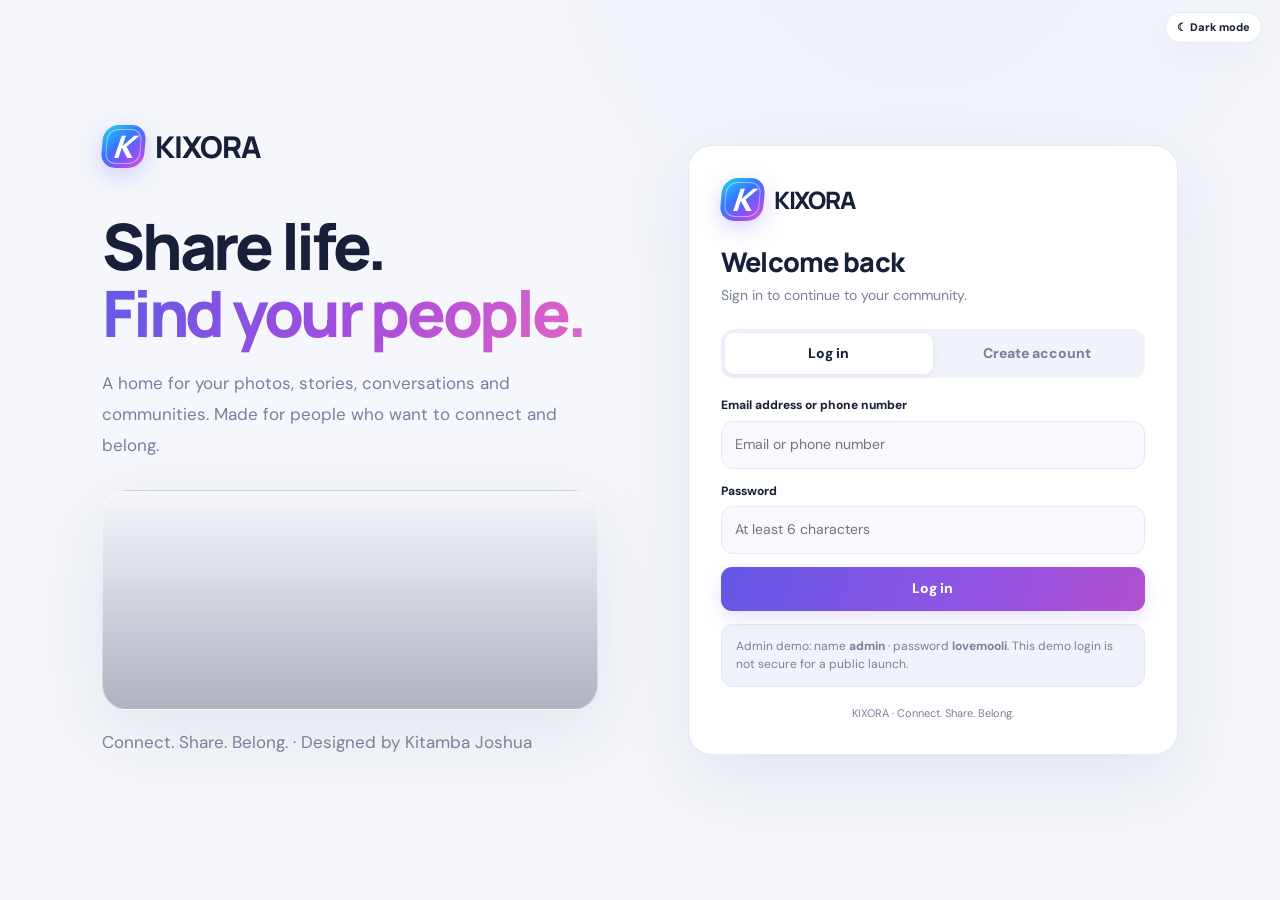
<file: index.html>
<!doctype html>
<html lang="en"><head><meta charset="utf-8"><meta name="viewport" content="width=device-width,initial-scale=1"><meta name="theme-color" content="#ffffff"><title>KIXORA — Connect. Share. Belong.</title>
<link rel="preconnect" href="https://fonts.googleapis.com"><link rel="preconnect" href="https://fonts.gstatic.com" crossorigin><link href="https://fonts.googleapis.com/css2?family=DM+Sans:wght@400;500;600;700&family=Manrope:wght@500;600;700;800&display=swap" rel="stylesheet">
<style>

:root{color-scheme:light;--bg:#f5f7fc;--surface:#fff;--surface2:#f8f9ff;--text:#182039;--muted:#78809a;--line:#e5e9f3;--soft:#f0f3fb;--accent:#6558e8;--accent2:#a14de0;--cyan:#13c8e8;--link:#4f5ed7;--shadow:0 14px 38px #27345d0b;--shadow2:0 24px 70px #28345d18}
body.dark{color-scheme:dark;--bg:#080d1b;--surface:#10182a;--surface2:#141e33;--text:#f1f5ff;--muted:#99a7c2;--line:#26334d;--soft:#17223a;--accent:#9c92ff;--accent2:#d37ce9;--cyan:#27d9f2;--link:#a8b4ff;--shadow:0 14px 38px #0002;--shadow2:0 24px 70px #0005}
*{box-sizing:border-box}html{scroll-behavior:smooth}body{margin:0;background:radial-gradient(ellipse at 72% -15%,#d8d8ff35,transparent 35%),var(--bg);color:var(--text);font:14px/1.55 "DM Sans",Inter,Arial,sans-serif;transition:background .2s,color .2s}body.dark{background:radial-gradient(ellipse at 72% -15%,#3b2c7d24,transparent 35%),var(--bg)}button,input,textarea,select{font:inherit}button{cursor:pointer;transition:background .16s,border-color .16s,transform .16s,filter .16s}button:focus-visible,input:focus-visible,textarea:focus-visible,select:focus-visible{outline:2px solid var(--cyan);outline-offset:3px}button:disabled{opacity:.45;cursor:not-allowed}a{color:var(--link)}.hidden{display:none!important}.muted{color:var(--muted)}.tiny{font-size:12px}.brand{display:flex;align-items:center;gap:10px;font:800 24px/1 "Manrope",Arial,sans-serif;letter-spacing:-1.1px;color:var(--text)}.logo{width:43px;height:43px;flex:0 0 43px;border-radius:15px;display:grid;place-items:center;background:linear-gradient(140deg,#21d7ed 0%,#3775ff 42%,#8e51f4 72%,#db59d5 100%);color:white;font:italic 900 31px/1 "Manrope",Arial;letter-spacing:-4px;padding-right:4px;box-shadow:0 7px 22px #6259ed40;position:relative;transform:skew(-5deg)}.logo:after{content:"";position:absolute;inset:4px;border:1px solid #ffffff75;border-radius:11px}.themebtn{position:fixed;z-index:80;right:18px;top:12px;background:var(--surface);color:var(--text);border:1px solid var(--line);border-radius:999px;padding:6px 11px;font-size:11px;font-weight:800;box-shadow:var(--shadow);min-height:30px;white-space:nowrap}.themebtn:hover{transform:translateY(-1px);border-color:var(--accent)}body.app-active .themebtn{display:none}
/* Welcome */
.auth{min-height:100vh;display:grid;grid-template-columns:minmax(320px,1fr) minmax(380px,490px);align-items:center;gap:clamp(28px,7vw,110px);padding:65px clamp(24px,8vw,130px);background:transparent}.authhero{max-width:590px}.authhero .brand{font-size:30px;margin-bottom:45px}.authhero h1{font:800 clamp(43px,5vw,68px)/1.04 "Manrope",Arial;margin:0 0 22px;letter-spacing:-3.3px}.gradient-text{background:linear-gradient(110deg,#6259e8,#a74ddd 55%,#e264c3);-webkit-background-clip:text;background-clip:text;color:transparent}.authhero p{font-size:17px;line-height:1.8;color:var(--muted);max-width:470px}.hero-photo{height:220px;border-radius:25px;margin-top:30px;background:linear-gradient(0deg,#161d3e50,#2a205c00),url("https://images.unsplash.com/photo-1529156069898-49953e39b3ac?auto=format&fit=crop&w=1200&q=85") center 42%/cover;box-shadow:var(--shadow2);border:1px solid #ffffff70}.authbox{width:100%;padding:32px;border:1px solid var(--line);border-radius:24px;background:var(--surface);box-shadow:var(--shadow2)}.authbox h2{font:800 27px "Manrope",Arial;margin:0 0 5px;letter-spacing:-.7px}.authbox .sub{margin:0 0 22px;color:var(--muted)}.tabs{display:grid;grid-template-columns:1fr 1fr;background:var(--soft);border-radius:12px;padding:4px;margin:18px 0}.tabs button{border:0;background:transparent;color:var(--muted);padding:10px;border-radius:9px;font-weight:800}.tabs button.active{background:var(--surface);color:var(--text);box-shadow:0 2px 7px #10182a12}.field{display:grid;gap:6px;margin:13px 0}.field label{font-size:12px;font-weight:800;color:var(--text)}.field input,.field textarea,.field select{width:100%;border:1px solid var(--line);border-radius:12px;padding:12px 13px;background:var(--surface2);color:var(--text);min-height:45px;transition:border-color .15s,box-shadow .15s}.field input:focus,.field textarea:focus,.field select:focus{border-color:var(--accent);box-shadow:0 0 0 3px #6558e815;outline:0}.field textarea{min-height:90px;resize:vertical}.btn{border:0;border-radius:11px;padding:11px 16px;font-weight:800;transition:filter .15s,transform .15s,box-shadow .15s}.btn:hover{filter:brightness(1.04);transform:translateY(-1px)}.primary{background:linear-gradient(110deg,#6558e8,#9254e4 60%,#b14fce);color:#fff;box-shadow:0 7px 18px #7359e52c}.secondary{background:var(--surface);color:var(--text);border:1px solid var(--line)}.secondary:hover{border-color:var(--accent)}.softbtn{background:#eeecff;color:#5546b9}.dark .softbtn{background:#28284c;color:#c9c2ff}.full{width:100%}.notice{padding:12px 14px;background:var(--soft);border:1px solid var(--line);border-radius:12px;font-size:12px;color:var(--muted);margin:13px 0}.error{color:#d93662;font-size:12px;margin-top:8px}.authfoot{text-align:center;font-size:11px;color:var(--muted);margin-top:18px}
/* Instagram-inspired visual polish; retain existing KIXORA structure */
.avatar{border-radius:50%;border:2px solid var(--surface);box-shadow:0 0 0 1px var(--line)}
.avatar.lg{width:96px;height:96px;border:3px solid var(--surface);box-shadow:0 0 0 2px #c05be8}
.storyring{background:linear-gradient(45deg,#ffb347,#ed4d96,#7658f3);padding:3px}
.storyring .avatar{border:2px solid var(--surface)}
.create-menu{display:grid;gap:8px}
.create-choice{display:flex;align-items:center;gap:12px;text-align:left;width:100%;padding:13px;border:1px solid var(--line);border-radius:13px;background:var(--surface);color:var(--text)}
.create-choice:hover{background:var(--soft);border-color:var(--accent)}
.create-choice .choice-ico{width:42px;height:42px;border-radius:12px;display:grid;place-items:center;background:var(--soft);font-size:22px}
.create-choice b,.create-choice small{display:block}
.create-choice small{color:var(--muted);font-size:11px;margin-top:2px}
.profile-grid{display:grid;grid-template-columns:repeat(3,minmax(0,1fr));gap:3px;margin-top:18px}
.profile-grid .gridpost{aspect-ratio:1/1;overflow:hidden;background:var(--soft);border:0;padding:0}
.profile-grid .gridpost img{width:100%;height:100%;object-fit:cover;display:block}
@media(max-width:760px){.avatar.lg{width:82px;height:82px}.profile-grid{gap:2px}}
/* App frame */
.app{min-height:100vh}.sidebar{position:fixed;left:0;top:0;bottom:0;width:250px;padding:25px 15px 15px;background:color-mix(in srgb,var(--surface) 96%,transparent);backdrop-filter:blur(18px);border-right:1px solid var(--line);display:flex;flex-direction:column;z-index:10}.sidebar .brand{padding:0 10px 31px;font-size:24px}.nav{display:grid;gap:5px}.nav button{display:flex;align-items:center;gap:14px;text-align:left;padding:12px 13px;border:1px solid transparent;border-radius:12px;background:transparent;color:var(--muted);font-weight:600;font-size:14px}.nav button:hover{background:var(--soft);color:var(--text)}.nav button.active{background:linear-gradient(100deg,#6b5ce714,#a74ddd0b);border-color:#7868e51a;color:var(--accent);font-weight:800}.nav .ico{width:27px;text-align:center;font-size:23px;line-height:1.1}.nav button.active .ico{color:var(--accent)}.sidebottom{margin-top:auto}.userchip{display:flex;align-items:center;gap:10px;padding:13px 7px;border-top:1px solid var(--line);margin-top:12px;min-width:0}.userchip div{min-width:0}.userchip b,.userchip small{display:block;white-space:nowrap;overflow:hidden;text-overflow:ellipsis}.userchip b{font-size:12px}.userchip small{font-size:11px;color:var(--muted)}.avatar{display:inline-grid;place-items:center;flex:0 0 auto;width:42px;height:42px;border-radius:50%;background:linear-gradient(135deg,#f5d0d9,#c5bcff);color:#50458c;font-weight:800;object-fit:cover;overflow:hidden;border:2px solid var(--surface)}.avatar.sm{width:34px;height:34px}.avatar.lg{width:88px;height:88px;font-size:23px;border:4px solid var(--surface)}.avatar img{width:100%;height:100%;object-fit:cover}.main{margin-left:250px;min-height:100vh}.topbar{height:72px;position:sticky;top:0;z-index:8;display:flex;align-items:center;gap:14px;padding:0 30px;background:color-mix(in srgb,var(--bg) 82%,transparent);backdrop-filter:blur(18px);border-bottom:1px solid color-mix(in srgb,var(--line) 80%,transparent)}.topbar .brand{display:none}.search{display:flex;align-items:center;gap:9px;background:var(--surface);border:1px solid var(--line);padding:0 13px;border-radius:13px;width:min(360px,45vw);box-shadow:var(--shadow)}.search:focus-within{border-color:var(--accent);box-shadow:0 0 0 3px #6558e810}.search input{border:0;background:transparent;outline:0;color:var(--text);padding:11px 0;width:100%;min-width:0}.topactions{margin-left:auto;display:flex;align-items:center;gap:9px}.iconbtn{border:1px solid var(--line);background:var(--surface);color:var(--text);font-size:20px;padding:7px 10px;border-radius:12px}.iconbtn:hover{border-color:var(--accent);background:var(--soft)}.wrap{max-width:1160px;margin:0 auto;padding:29px 34px 60px}.contentcol{max-width:690px;margin:0 auto}.pagehead{display:flex;align-items:center;justify-content:space-between;gap:12px;margin:0 0 20px}.pagehead h1{font:800 28px/1.2 "Manrope",Arial;margin:0;letter-spacing:-.8px}.pagehead p{font-size:13px;color:var(--muted);margin:6px 0 0}.card{background:var(--surface);border:1px solid var(--line);border-radius:18px;overflow:hidden;margin-bottom:17px;box-shadow:var(--shadow)}.stories{border:0;background:transparent;display:flex;gap:16px;overflow-x:auto;padding:5px 0 20px;scrollbar-width:thin}.story{flex:0 0 73px;display:grid;justify-items:center;gap:8px;border:0;background:transparent;color:var(--text);font-size:11px;overflow:hidden}.story:hover{transform:translateY(-2px)}.storyring{width:65px;height:65px;padding:3px;border-radius:50%;background:linear-gradient(140deg,#ffb347,#ed4d96,#7658f3)}.storyring .avatar{width:100%;height:100%;border:3px solid var(--surface)}.storyring.add{display:grid;place-items:center;border:3px solid var(--surface);background:var(--soft);color:var(--accent);font-size:26px;box-shadow:0 0 0 1px var(--line)}.composer{padding:16px}.compose-row{display:flex;align-items:center;gap:12px}.compose-prompt{flex:1;text-align:left;border:1px solid var(--line);background:var(--soft);border-radius:999px;padding:12px 17px;color:var(--muted)}.compose-prompt:hover{border-color:var(--accent);background:var(--surface)}.compose-tools{display:flex;gap:8px;border-top:1px solid var(--line);margin-top:14px;padding-top:11px}.compose-tools button{flex:1;background:transparent;border:0;color:var(--muted);padding:8px 3px;border-radius:10px;font-weight:800;font-size:12px}.compose-tools button:hover{background:var(--soft);color:var(--accent)}.posthead{display:flex;align-items:center;gap:11px;padding:16px 17px 10px}.postwho{flex:1;min-width:0}.postwho b,.postwho small{display:block}.postwho b{font-size:13px}.postwho small{font-size:11px;color:var(--muted)}.dots{border:0;background:transparent;color:var(--muted);font-size:20px;border-radius:8px;padding:4px 8px}.dots:hover{background:var(--soft);color:var(--text)}.posttext{padding:4px 17px 15px;white-space:pre-wrap;line-height:1.7;font-size:14px}.postimage{display:block;width:100%;max-height:590px;object-fit:cover;background:var(--soft)}.quoteimage{min-height:310px;padding:35px;display:flex;align-items:center;justify-content:center;text-align:center;background-size:cover;background-position:center;color:white;font:800 clamp(23px,3vw,35px)/1.3 "Manrope",Arial;text-shadow:0 2px 15px #0008}.postcounts{display:flex;justify-content:space-between;color:var(--muted);font-size:12px;padding:11px 17px;border-bottom:1px solid var(--line)}.postactions{display:flex;gap:5px;padding:6px 11px}.postactions button{flex:1;border:0;background:transparent;color:var(--muted);padding:10px 2px;border-radius:10px;font-weight:800;font-size:13px}.postactions button:hover{background:var(--soft);color:var(--accent)}.postactions .liked{color:#e6426c}.commentlist{padding:0 17px 13px}.comment{font-size:12px;margin:8px 0;overflow-wrap:anywhere}.comment b{margin-right:7px}.commentform{display:flex;gap:8px;border-top:1px solid var(--line);padding:11px 17px}.commentform input{flex:1;min-width:0;border:1px solid transparent;border-radius:999px;background:var(--soft);color:var(--text);outline:0;padding:9px 13px}.commentform input:focus{border-color:var(--accent)}.commentform button{border:0;background:transparent;color:var(--accent);font-weight:800;padding:0 7px}.twocol{display:grid;grid-template-columns:1fr 1fr;gap:14px}.personcard,.groupcard{padding:20px;text-align:center}.personcard .avatar{width:60px;height:60px}.personcard h3,.groupcard h3{font-size:14px;margin:10px 0 4px}.personcard p,.groupcard p{font-size:12px;color:var(--muted);min-height:35px}.rightpanel{position:fixed;left:calc(250px + min(690px, (100vw - 250px)*.64) + 25px);top:104px;width:240px;max-width:calc(100vw - 1010px);display:none}.rightbox{padding:15px 0;border-bottom:1px solid var(--line)}.rightbox h3{font-size:13px;margin:0 0 12px}.suggest{display:flex;align-items:center;gap:8px;margin:13px 0}.suggest .avatar{width:35px;height:35px}.suggest .name{flex:1;min-width:0}.suggest .name b,.suggest .name small{display:block;white-space:nowrap;overflow:hidden;text-overflow:ellipsis}.suggest .name b{font-size:11px}.suggest .name small{font-size:10px;color:var(--muted)}.suggest button{border:0;background:transparent;color:var(--accent);font-size:11px;font-weight:800}.profilecover{height:155px;background:linear-gradient(120deg,#6358dcaa,#b45ec5aa),url("https://images.unsplash.com/photo-1529156069898-49953e39b3ac?auto=format&fit=crop&w=1200&q=85") center/cover}.profilebody{padding:0 20px 20px}.profiletop{display:flex;align-items:end;gap:13px;margin-top:-45px;flex-wrap:wrap}.profiletop .who{padding-bottom:5px}.profiletop h2{font:800 23px "Manrope",Arial;margin:0}.profiletop p{margin:3px 0;color:var(--muted);font-size:12px}.profilebio{margin:14px 0}.statsrow{display:flex;gap:25px;flex-wrap:wrap;padding:14px 0;border-top:1px solid var(--line);margin-top:12px}.statsrow b{font-size:16px}.statsrow span{font-size:12px;color:var(--muted)}.profileactions{display:flex;gap:8px;margin:10px 0}.settingrow{display:flex;align-items:center;justify-content:space-between;gap:12px;padding:16px 18px;border-bottom:1px solid var(--line)}.settingrow:last-child{border:0}.settingrow p{font-size:12px;color:var(--muted);margin:4px 0 0}.chatlayout{display:grid;grid-template-columns:185px 1fr;min-height:440px}.chatlist{border-right:1px solid var(--line);padding:9px}.chatperson{display:flex;align-items:center;gap:8px;width:100%;padding:10px 7px;border:0;background:transparent;color:var(--text);text-align:left;font-size:12px;border-radius:10px}.chatperson.active,.chatperson:hover{background:var(--soft)}.chatwindow{display:flex;flex-direction:column;min-width:0}.chatmsgs{display:flex;flex-direction:column;gap:10px;flex:1;padding:16px;min-height:320px}.bubble{max-width:82%;align-self:flex-start;background:var(--soft);padding:10px 13px;border-radius:15px;font-size:12px;white-space:pre-wrap;overflow-wrap:anywhere}.bubble.mine{align-self:flex-end;background:#d9fdd3;color:#202720}.dark .bubble.mine{background:#245c48;color:#effff6}.sendform{display:flex;gap:8px;border-top:1px solid var(--line);padding:11px}.sendform input{flex:1;min-width:0;border:1px solid var(--line);border-radius:999px;padding:11px 14px;background:var(--soft);color:var(--text)}.clipcard{position:relative;min-height:310px;border-radius:17px;overflow:hidden;display:flex;align-items:end;padding:18px;color:#fff;background-size:cover;background-position:center;box-shadow:var(--shadow)}.clipcard:before{content:"";position:absolute;inset:0;background:linear-gradient(0deg,#090b19dd,transparent 80%);pointer-events:none}.clipcard>div{position:relative;z-index:1}.clipcard h3{font:800 20px "Manrope",Arial;margin:0}.clipcard p{margin:5px 0 12px}.modalbg{position:fixed;inset:0;z-index:90;background:#05091a9c;backdrop-filter:blur(7px);display:grid;place-items:center;padding:16px}.modal{width:min(510px,100%);max-height:90vh;overflow:auto;background:var(--surface);border:1px solid var(--line);border-radius:22px;padding:24px;box-shadow:0 25px 80px #0004}.modalhead{display:flex;align-items:center;justify-content:space-between;margin-bottom:15px}.modalhead h2{font:800 21px "Manrope",Arial;margin:0}.close{border:0;background:var(--soft);color:var(--text);border-radius:50%;width:34px;height:34px;font-size:20px}.close:hover{background:var(--line)}.toast{position:fixed;bottom:22px;left:50%;transform:translate(-50%,20px);opacity:0;pointer-events:none;z-index:100;background:#202640;color:white;padding:12px 17px;border-radius:12px;box-shadow:var(--shadow2);transition:.2s}.toast.show{opacity:1;transform:translate(-50%,0)}.bottomnav{display:none}.empty{text-align:center;padding:34px 22px;color:var(--muted)}
@media(min-width:1450px){.rightpanel{display:block}.wrap{margin-left:0;margin-right:0}.contentcol{margin-left:0}}
@media(max-width:1100px){.sidebar{width:220px}.main{margin-left:220px}.rightpanel{display:none}.wrap{padding:24px 23px}.auth{gap:35px;padding:55px 5vw}}
@media(max-width:760px){.auth{display:block;padding:75px 16px 25px}.authhero{display:none}.authbox{max-width:440px;margin:0 auto;padding:25px 19px}.themebtn{top:9px;right:10px}.sidebar{width:72px;padding:18px 7px 12px}.sidebar .brand{padding:0 6px 25px;font-size:0}.sidebar .brand .logo{width:42px}.nav button{justify-content:center;padding:12px 3px}.nav .label{display:none}.nav .ico{font-size:24px}.sidebottom .userchip{justify-content:center;padding:12px 0}.sidebottom .userchip div,.sidebottom>.themebtn2{display:none}.main{margin-left:72px}.topbar{height:60px;padding:0 12px;gap:8px}.topbar .brand{display:flex;font-size:19px;gap:6px}.topbar .brand .logo{width:32px;height:32px;flex-basis:32px;border-radius:11px;font-size:19px}.search{width:auto;flex:1}.search input{font-size:12px}.topactions .newpost{display:none}.wrap{padding:18px 11px 35px}.pagehead h1{font-size:23px}.pagehead{align-items:start}.stories{gap:10px}.story{flex-basis:62px}.storyring{width:55px;height:55px}.postimage{max-height:430px}.postactions button{font-size:12px}.twocol{gap:9px}.personcard,.groupcard{padding:13px 8px}.chatlayout{grid-template-columns:90px 1fr}.chatperson{flex-direction:column;gap:3px;text-align:center;font-size:10px}.chatperson .avatar{width:32px;height:32px}.bottomnav{position:fixed;display:flex;left:72px;right:0;bottom:0;z-index:20;height:60px;background:color-mix(in srgb,var(--surface) 96%,transparent);backdrop-filter:blur(16px);border-top:1px solid var(--line);justify-content:space-around;align-items:center}.bottomnav button{display:grid;justify-items:center;gap:1px;background:transparent;border:0;color:var(--muted);font-size:9px;padding:5px 2px}.bottomnav button:active{color:var(--accent)}.bottomnav .ico{font-size:20px}.main{padding-bottom:60px}.profiletop h2{font-size:19px}.avatar.lg{width:75px;height:75px}}
@media(max-width:430px){.sidebar{display:none}.main{margin-left:0}.bottomnav{left:0}.topbar .brand{font-size:0}.topbar .brand .logo{font-size:19px}.topactions{gap:4px}.wrap{padding-left:8px;padding-right:8px}.postactions button{font-size:11px}.pagehead .btn{padding:9px;font-size:12px}.chatlayout{grid-template-columns:70px 1fr}.chatperson{padding:7px 2px}.chatmsgs{padding:10px}.quoteimage{min-height:230px;padding:20px}.modal{padding:19px}}
@media(prefers-reduced-motion:reduce){*,*:before,*:after{scroll-behavior:auto!important;transition:none!important;animation:none!important}}

</style></head>
<body>
<button class="themebtn" id="themeBtn" type="button">☾ Dark mode</button>
<section id="auth" class="auth"><div class="authhero"><div class="brand"><span class="logo">K</span>KIXORA</div><h1>Share life.<br><span class="gradient-text">Find your people.</span></h1><p>A home for your photos, stories, conversations and communities. Made for people who want to connect and belong.</p><div class="hero-photo"></div><p class="tiny">Connect. Share. Belong. · Designed by Kitamba Joshua</p></div><div class="authbox"><div class="brand" style="margin-bottom:22px"><span class="logo">K</span>KIXORA</div><h2 id="authTitle">Welcome back</h2><p id="authSub" class="sub">Sign in to continue to your community.</p><div class="tabs"><button id="loginTab" class="active">Log in</button><button id="signupTab">Create account</button></div><form id="authForm"><div id="nameWrap" class="field hidden"><label for="authName">Full name</label><input id="authName" autocomplete="name" placeholder="Your given name and surname"></div><div class="field"><label for="authIdentity">Email address or phone number</label><input id="authIdentity" required autocomplete="username" placeholder="Email or phone number"></div><div class="field"><label for="authPassword">Password</label><input id="authPassword" type="password" required minlength="6" autocomplete="current-password" placeholder="At least 6 characters"></div><div id="verifyWrap" class="field hidden"><label for="verifyCode">Verification code</label><input id="verifyCode" inputmode="numeric" placeholder="Enter demo code"><small id="verifyHint" class="muted tiny">A verification code will be shown for this prototype.</small></div><div id="authError" class="error"></div><button id="authSubmit" class="btn primary full">Log in</button></form><div id="authNote" class="notice">Admin demo: name <b>admin</b> · password <b>lovemooli</b>. This demo login is not secure for a public launch.</div><div class="authfoot">KIXORA · Connect. Share. Belong.</div></div></section>
<section id="app" class="app hidden"><aside class="sidebar"><div class="brand"><span class="logo">K</span>KIXORA</div><nav class="nav" id="nav">
<button data-page="home" class="active"><span class="ico">⌂</span><span class="label">Home Feed</span></button><button data-page="explore"><span class="ico">⌕</span><span class="label">Explore</span></button><button data-page="clips"><span class="ico">▷</span><span class="label">KIXORA Clips</span></button><button data-page="trending"><span class="ico">↗</span><span class="label">Trending</span></button><button data-page="messages"><span class="ico">▤</span><span class="label">Messages</span></button><button data-page="friends"><span class="ico">♧</span><span class="label">Friends</span></button><button data-page="communities"><span class="ico">◎</span><span class="label">Communities</span></button><button data-page="notifications"><span class="ico">♧</span><span class="label">Notifications</span></button><button data-page="profile"><span class="ico">◉</span><span class="label">My Profile</span></button><button data-page="settings"><span class="ico">⚙</span><span class="label">Settings</span></button><button data-page="kai"><span class="ico">✦</span><span class="label">Ask K AI</span></button></nav><div class="sidebottom"><button class="btn secondary full themebtn2" id="themeSide">☾ Dark mode</button><div class="userchip"><span id="sideAvatar" class="avatar">KJ</span><div><b id="sideName">Member</b><small id="sideHandle">@member</small></div></div></div></aside><main class="main"><header class="topbar"><div class="brand"><span class="logo">K</span>KIXORA</div><label class="search"><span>⌕</span><input id="searchInput" placeholder="Search people or posts"></label><div class="topactions"><button class="iconbtn" data-page="notifications" title="Notifications">♡</button><button class="btn primary newpost" id="topPost">＋ Create</button><button class="iconbtn" data-page="profile" title="My profile">◉</button></div></header><div id="page" class="wrap"><div class="contentcol"></div></div></main><aside id="rightPanel" class="rightpanel"><div class="rightbox"><h3>Suggested for you</h3><div id="suggestions"></div><button class="btn secondary full" data-page="explore">See all people</button></div><div class="rightbox"><h3>Trending in KIXORA</h3><p class="muted">#AfricanStories</p><p class="muted">#CreatorCommunity</p><p class="muted">#GoodEnergy</p></div><div class="rightbox tiny muted">Designed by Kitamba Joshua</div></aside><nav class="bottomnav"><button data-page="home"><span class="ico">⌂</span>Home</button><button data-page="explore"><span class="ico">⌕</span>Explore</button><button data-action="compose"><span class="ico">＋</span>Create</button><button data-page="messages"><span class="ico">▤</span>Messages</button><button data-page="profile"><span class="ico">◉</span>Profile</button></nav></section>
<div id="modalHost"></div><div id="toast" class="toast"></div>
<script>
const $=s=>document.querySelector(s),$$=s=>[...document.querySelectorAll(s)];
const boys=[['Daniel','Mooli'],['Brian','Bukeni'],['Joshua','Kibukuna'],['Isaac','Mooli'],['Samuel','Bukeni'],['David','Kibukuna'],['Mark','Mooli'],['Andrew','Bukeni'],['Peter','Kibukuna'],['Michael','Mooli']];
const girls=[['Amina','Natunga'],['Sarah','Kwaka'],['Kezia','Kakayi'],['Ruth','Mutonyi'],['Hannah','Nahumitsa'],['Esinasi','Esinasi'],['Naomi','Mukite'],['Mariam','Natunga'],['Grace','Kwaka'],['Lydia','Kakayi']];
const boyPortraits=['photo-1504593811423-6dd665756598','photo-1500648767791-00dcc994a43e','photo-1507003211169-0a1dd7228f2d','photo-1507591064344-4c6ce005b128','photo-1504593811423-6dd665756598','photo-1500648767791-00dcc994a43e','photo-1507003211169-0a1dd7228f2d','photo-1507591064344-4c6ce005b128','photo-1504593811423-6dd665756598','photo-1506794778202-cad84cf45f1d'];
const girlPortraits=['photo-1531123897727-8f129e1688ce','photo-1524250502761-1ac6f2e30d43','photo-1517841905240-472988babdf9','photo-1531123897727-8f129e1688ce','photo-1544005313-94ddf0286df2','photo-1524250502761-1ac6f2e30d43','photo-1524504388940-b1c1722653e1','photo-1531123897727-8f129e1688ce','photo-1517841905240-472988babdf9','photo-1524250502761-1ac6f2e30d43'];
const img=id=>'https://images.unsplash.com/'+id+'?auto=format&fit=crop&w=1200&q=85';
const samplePeople=[...boys.map((n,i)=>({id:'b'+i,name:n.join(' '),gender:'Boy',bio:['Football fan ⚽','Learning, building and dreaming big.','Good energy, good people.'][i%3],handle:'@'+n[0].toLowerCase()+n[1].toLowerCase(),photo:img(boyPortraits[i%boyPortraits.length])})),...girls.map((n,i)=>({id:'g'+i,name:n.join(' '),gender:'Girl',bio:['Stories, smiles and small joys. ✨','African stories and creative ideas.','Kind heart, brave dreams.'][i%3],handle:'@'+n[0].toLowerCase()+n[1].toLowerCase(),photo:img(girlPortraits[i%girlPortraits.length])}))];
let user=null,authMode='login',signupStage='details',pendingSignup=null,verificationCode='',page='home',friendTab='requests',chatId='b0',posts=[],likes=[],saved=[],friends=[],requests=[],sent=[],messages={},joined=[],stories=[],profile={},nextPostId=100,query='';
function esc(v){return String(v??'').replace(/[&<>"']/g,c=>({'&':'&amp;','<':'&lt;','>':'&gt;','"':'&quot;',"'":'&#39;'}[c]))}
function avatar(p,extra=''){if(!p)return '<span class="avatar '+extra+'">K</span>';let fallback=esc((p.name||'K').split(/\s+/).slice(0,2).map(x=>x[0]).join('').toUpperCase());return '<span class="avatar '+extra+'">'+(p.photo?'<img src="'+esc(p.photo)+'" alt="'+esc(p.name)+'" onerror="this.parentElement.textContent=\''+fallback+'\'">':fallback)+'</span>'}
function defaultPosts(){return [
{id:1,person:'g0',text:'A gentle reminder: your journey does not have to look like anyone else’s. Keep growing at your own pace. 🌱',photo:img('photo-1470770841072-f978cf4d019e'),likes:248,comments:[['Amina NATUNGA','Needed this reminder today 💜'],['Daniel MOOLI','Beautiful words.']]},
{id:2,person:'b1',text:'A little fresh air, a beautiful view and a quiet moment. Sometimes that is enough to reset your mind. 🌿',photo:img('photo-1472396961693-142e6e269027'),likes:96,comments:[['Joshua KIBUKUNA','This view is amazing!']]},
{id:3,person:'g2',text:'Keep showing up for the life you are building. Small steps count too. ✨',photo:img('photo-1490750967868-88aa4486c946'),quote:'“Grow through what you go through.”',likes:387,comments:[['Ruth MUTONYI','Saving this quote ❤️']]},
{id:4,person:'b2',text:'A few moments from today. What is one good thing that happened to you this week?',photo:img('photo-1500530855697-b586d89ba3ee'),likes:64,comments:[]},
{id:5,person:'g4',text:'Choose people who celebrate your growth, respect your peace and remind you of your worth. 💜',photo:img('photo-1511988617509-a57c8a288659'),quote:'“Protect your peace. Keep your heart kind.”',likes:512,comments:[['Naomi MUKITE','Always!']]},
].map(p=>({...p,created:'2h'}))}
function load(){try{const s=JSON.parse(localStorage.getItem('kixora-professional-v3'));if(s){user=s.user||null;posts=s.posts||defaultPosts();likes=s.likes||[];saved=s.saved||[];friends=s.friends||[];requests=s.requests||[];sent=s.sent||[];messages=s.messages||{};joined=s.joined||[];stories=s.stories||[];profile=s.profile||{}}else posts=defaultPosts()}catch{posts=defaultPosts()}if(!posts.length)posts=defaultPosts()}
function persist(){try{const old=JSON.parse(localStorage.getItem('kixora-professional-v3')||'{}');localStorage.setItem('kixora-professional-v3',JSON.stringify({...old,user,posts,likes,saved,friends,requests,sent,messages,joined,stories,profile}))}catch{}}
function toast(s){const e=$('#toast');e.textContent=s;e.classList.add('show');setTimeout(()=>e.classList.remove('show'),2600)}
function setTheme(dark){document.body.classList.toggle('dark',dark);const label=dark?'☀ Light mode':'☾ Dark mode';$('#themeBtn').textContent=label;$('#themeSide').textContent=label;localStorage.setItem('kixora-theme',dark?'dark':'light')}
function toggleTheme(){setTheme(!document.body.classList.contains('dark'))}
$('#themeBtn').onclick=toggleTheme;$('#themeSide').onclick=toggleTheme;
function setAuthMode(m){authMode=m;signupStage='details';$('#loginTab').classList.toggle('active',m==='login');$('#signupTab').classList.toggle('active',m==='signup');$('#authTitle').textContent=m==='login'?'Welcome back':'Join KIXORA';$('#authSub').textContent=m==='login'?'Sign in to continue to your community.':'Create an account, verify your contact, then finish your profile.';$('#nameWrap').classList.toggle('hidden',m!=='signup');$('#verifyWrap').classList.add('hidden');$('#authNote').classList.toggle('hidden',m==='signup');$('#authSubmit').textContent=m==='login'?'Log in':'Continue';$('#authError').textContent='';$('#authPassword').autocomplete=m==='login'?'current-password':'new-password'}
$('#loginTab').onclick=()=>setAuthMode('login');$('#signupTab').onclick=()=>setAuthMode('signup');
function showError(t){$('#authError').textContent=t}
$('#authForm').addEventListener('submit',e=>{e.preventDefault();const identity=$('#authIdentity').value.trim(),password=$('#authPassword').value,name=$('#authName').value.trim();showError('');
if(authMode==='login'){if(identity.toLowerCase()==='admin'&&password==='lovemooli'){user={id:'admin',name:'admin',handle:'@admin',email:'',phone:'',role:'admin',photo:'',bio:'KIXORA administrator',verified:true};profile={bio:'KIXORA administrator',location:'Uganda',website:'',gender:'',birthday:'',photo:''};enterApp();return}
let saved;try{saved=JSON.parse(localStorage.getItem('kixora-professional-v3'))}catch{};let existing=saved?.registered?.find(a=>(a.email||a.phone||'').toLowerCase()===identity.toLowerCase()&&a.password===password);if(!existing){showError('Account not found on this browser. Create an account first, or use the admin demo login.');return}user=existing.user;profile=existing.profile||{};enterApp();return}
if(signupStage==='details'){if(!name){showError('Please enter your full name.');return}if(password.length<6){showError('Use a password with at least 6 characters.');return}const isEmail=/^[^\s@]+@[^\s@]+\.[^\s@]+$/.test(identity),isPhone=/^\+?[\d\s()-]{8,}$/.test(identity);if(!isEmail&&!isPhone){showError('Enter a valid email address or phone number.');return}pendingSignup={name,identity,password,isEmail};verificationCode=String(Math.floor(100000+Math.random()*900000));signupStage='verify';$('#verifyWrap').classList.remove('hidden');$('#verifyCode').required=true;$('#verifyHint').innerHTML='Prototype only: your demo verification code is <b>'+verificationCode+'</b>. Real email/SMS delivery requires a secure service.';$('#authSubmit').textContent='Verify contact';$('#authSub').textContent='Enter the demo code to continue. Your account is not created until verification.';toast('Demo verification code created.');return}
if(signupStage==='verify'){if($('#verifyCode').value.trim()!==verificationCode){showError('That code does not match. Check the demo code shown above.');return}const id=pendingSignup.isEmail?'email':'phone';user={id:'u'+Date.now(),name:pendingSignup.name,handle:'@'+pendingSignup.name.toLowerCase().replace(/[^a-z0-9]+/g,'.'),email:pendingSignup.isEmail?pendingSignup.identity:'',phone:pendingSignup.isEmail?'':pendingSignup.identity,role:'member',photo:'',bio:'',verified:true};profile={bio:'',location:'',website:'',gender:'',birthday:'',photo:'',pronouns:''};const state=readState();state.registered=state.registered||[];state.registered.push({user,password:pendingSignup.password,profile});writeState(state);$('#auth').classList.add('hidden');$('#app').classList.remove('hidden');showProfileSetup();return}
});
function readState(){try{return JSON.parse(localStorage.getItem('kixora-professional-v3'))||{}}catch{return {}}}function writeState(s){try{localStorage.setItem('kixora-professional-v3',JSON.stringify(s))}catch{}}
function enterApp(){const s=readState();if(user.role!=='admin'){const a=s.registered?.find(a=>a.user.id===user.id);if(a)profile=a.profile||profile}document.body.classList.add('app-active');$('#auth').classList.add('hidden');$('#app').classList.remove('hidden');persist();render();toast('Welcome to KIXORA, '+user.name+'!')}
function showProfileSetup(){modal('Finish setting up your profile','<p class="muted">Before entering KIXORA, add a few details so people can recognise you. You can edit them later.</p><form id="setupForm"><div class="field"><label>Profile photo URL (optional)</label><input name="photo" placeholder="Paste a direct image URL"></div><div class="field"><label>Bio</label><textarea name="bio" maxlength="160" placeholder="Tell people a little about yourself…"></textarea></div><div class="field"><label>Location</label><input name="location" placeholder="e.g. Mbale, Uganda"></div><div class="field"><label>Website</label><input name="website" placeholder="https://…"></div><div class="field"><label>Birthday (optional)</label><input name="birthday" type="date"></div><div class="field"><label>Pronouns (optional)</label><input name="pronouns" placeholder="e.g. she/her"></div><button class="btn primary full">Save profile & enter KIXORA</button></form>',fd=>{profile={photo:fd.get('photo').trim(),bio:fd.get('bio').trim(),location:fd.get('location').trim(),website:fd.get('website').trim(),birthday:fd.get('birthday'),pronouns:fd.get('pronouns').trim()};user.photo=profile.photo;user.bio=profile.bio;const s=readState();let a=s.registered?.find(a=>a.user.id===user.id);if(a){a.user=user;a.profile=profile;writeState(s)}persist();closeModal();enterApp()})}
function person(id){if(id==='me')return {id:'me',name:user?.name||'You',handle:user?.handle||'@you',photo:profile.photo||user?.photo||'',bio:profile.bio||'',role:user?.role};return samplePeople.find(p=>p.id===id)||{id,name:'KIXORA member',handle:'@member',bio:'KIXORA community member'}}
function pageHead(title,sub,action=''){return '<div class="pagehead"><div><h1>'+title+'</h1><p>'+sub+'</p></div>'+action+'</div>'}
function renderAvatar(p,cls=''){return avatar(p,cls)}
function postHTML(p){const who=person(p.person),comments=p.comments||[],liked=likes.includes(p.id),isSaved=saved.includes(p.id);return '<article class="card"><div class="posthead">'+renderAvatar(who)+'<div class="postwho"><b>'+esc(who.name)+'</b><small>'+esc(who.handle||'@member')+' · '+esc(p.created||'just now')+'</small></div><button class="dots" data-action="postmenu" data-id="'+p.id+'" aria-label="Post options">···</button></div><div class="posttext">'+esc(p.text)+'</div>'+(p.quote?'<div class="quoteimage" style="background-image:linear-gradient(0deg,#20163888,#20163822),url(&quot;'+esc(p.photo||img('photo-1490750967868-88aa4486c946'))+'&quot;)">“'+esc(p.quote)+'”</div>':p.photo?'<img class="postimage" loading="lazy" src="'+esc(p.photo)+'" alt="Photo shared by '+esc(who.name)+'">':'')+'<div class="postcounts"><span>♥ '+(p.likes+(liked?1:0))+' likes</span><span>'+comments.length+' comments</span></div><div class="postactions"><button class="'+(liked?'liked':'')+'" data-action="like" data-id="'+p.id+'">'+(liked?'♥':'♡')+' Like</button><button data-action="focuscomment" data-id="'+p.id+'">◯ Comment</button><button data-action="share" data-id="'+p.id+'">↗ Share</button><button data-action="save" data-id="'+p.id+'">'+(isSaved?'▣ Saved':'▢ Save')+'</button></div><div class="commentlist">'+comments.map(c=>'<div class="comment"><b>'+esc(c[0])+'</b>'+esc(c[1])+'</div>').join('')+'</div><form class="commentform" data-post="'+p.id+'"><input name="comment" placeholder="Add a comment…" required aria-label="Write a comment"><button>Post</button></form></article>'}
function storiesHTML(){return '<section class="stories"><button class="story" data-action="addstory"><span class="storyring add">＋</span><span>Add Story</span></button>'+samplePeople.slice(0,8).map(p=>'<button class="story" data-action="viewstory" data-id="'+p.id+'"><span class="storyring">'+avatar(p)+'</span><span>'+esc(p.name.split(' ')[0])+'</span></button>').join('')+stories.map(s=>'<button class="story" data-action="viewownstory" data-id="'+s.id+'"><span class="storyring">'+avatar(person('me'))+'</span><span>Your story</span></button>').join('')+'</section>'}
function homePage(){let list=posts.filter(p=>(p.text+' '+person(p.person).name).toLowerCase().includes(query));return '<div class="contentcol">'+pageHead('Home Feed','Your friends, their moments, and things worth sharing.','<button class="btn primary" data-action="compose">＋ Create post</button>')+storiesHTML()+'<section class="card composer"><div class="compose-row">'+avatar(person('me'))+'<button class="compose-prompt" data-action="compose">What would you like to share, '+esc(user.name.split(' ')[0])+'?</button></div><div class="compose-tools"><button data-action="compose">▧ Photo / post</button><button data-action="quote">✦ Quote with image</button><button data-action="addstory">◉ Add Story</button></div></section>'+list.map(postHTML).join('')+'</div>'}
function peopleGrid(list){return '<div class="twocol">'+list.map(p=>'<article class="card personcard">'+avatar(p)+'<h3>'+esc(p.name)+'</h3><p>'+esc(p.bio)+'</p><button class="btn '+(friends.includes(p.id)?'secondary':'softbtn')+' full" data-action="'+(friends.includes(p.id)?'unfriend':requests.includes(p.id)?'accept':sent.includes(p.id)?'cancelrequest':'connect')+'" data-id="'+p.id+'">'+(friends.includes(p.id)?'Friends ✓':requests.includes(p.id)?'Accept request':sent.includes(p.id)?'Request sent':'＋ Add friend')+'</button></article>').join('')+'</div>'}
function explorePage(){let list=samplePeople.filter(p=>(p.name+' '+p.bio).toLowerCase().includes(query));return '<div class="contentcol">'+pageHead('Explore','Find people and discover your next inspiration.')+'<section class="card composer"><div class="compose-row">⌕ <input id="exploreSearch" class="compose-prompt" value="'+esc(query)+'" placeholder="Search names and bios" style="border-radius:9px"></div></section>'+peopleGrid(list)+'</div>'}
function friendsPage(){let list=friendTab==='requests'?samplePeople.filter(p=>requests.includes(p.id)):friendTab==='friends'?samplePeople.filter(p=>friends.includes(p.id)):samplePeople.filter(p=>!friends.includes(p.id));return '<div class="contentcol">'+pageHead('Friends','Build your circle, one connection at a time.')+'<div class="tabs"><button data-action="friendtab" data-id="requests" class="'+(friendTab==='requests'?'active':'')+'">Requests ('+requests.length+')</button><button data-action="friendtab" data-id="friends" class="'+(friendTab==='friends'?'active':'')+'">My friends ('+friends.length+')</button><button data-action="friendtab" data-id="discover" class="'+(friendTab==='discover'?'active':'')+'">Discover</button></div>'+peopleGrid(list)+'</div>'}
function communitiesPage(){const groups=[['📚','African Storytellers','Writers and readers sharing stories from across Africa.'],['🎨','Creators Circle','Artists, designers and photographers.'],['🎓','Campus Connect','Students exchanging ideas and encouragement.'],['🌻','Good Vibes Daily','Motivation, everyday wins and positive conversations.'],['⚽','Football Lounge','Match days, teams and friendly debates.'],['💻','Digital Builders','Designers, developers and curious minds.']];return '<div class="contentcol">'+pageHead('Communities','Find your people around shared interests.','<button class="btn primary" data-action="newgroup">＋ Create group</button>')+'<div class="twocol">'+groups.map((g,i)=>'<article class="card groupcard"><div style="font-size:30px">'+g[0]+'</div><h3>'+g[1]+'</h3><p>'+g[2]+'</p><button class="btn '+(joined.includes(i)?'secondary':'softbtn')+' full" data-action="join" data-id="'+i+'">'+(joined.includes(i)?'Joined ✓':'Join community')+'</button></article>').join('')+'</div></div>'}
function clipsPage(){return '<div class="contentcol">'+pageHead('KIXORA Clips','Short videos and creative moments.','<button class="btn primary" data-action="newclip">＋ Create clip</button>')+'<div class="twocol">'+[['A little motivation','Keep moving forward.','photo-1500530855697-b586d89ba3ee'],['Creative moments','Make something today.','photo-1492684223066-81342ee5ff30'],['Life in colour','Notice the beauty around you.','photo-1490750967868-88aa4486c946'],['Community first','Good people make good memories.','photo-1529156069898-49953e39b3ac']].map(c=>'<article class="clipcard" style="background-image:linear-gradient(0deg,#171324cc,transparent 80%),url('+img(c[2])+')"><div><h3>▶ '+c[0]+'</h3><p>'+c[1]+'</p><button class="btn secondary" data-action="cliplike">♡ Like</button></div></article>').join('')+'</div><p class="muted tiny">Photo-backed clip previews for now. Real video upload needs secure media storage.</p></div>'}
function messagesPage(){let ids=[...new Set([...friends,...samplePeople.slice(0,8).map(p=>p.id)])];if(!ids.includes(chatId))chatId=ids[0]||'b0';const who=person(chatId),msgs=messages[chatId]||[['them','Hello! Welcome to KIXORA 👋'],['them','How is your day going?']];return '<div class="contentcol">'+pageHead('Messages','Private conversations, text and voice notes.')+'<section class="card chatlayout"><div class="chatlist">'+ids.map(id=>'<button class="chatperson '+(chatId===id?'active':'')+'" data-action="openchat" data-id="'+id+'">'+avatar(person(id),'sm')+'<span>'+esc(person(id).name.split(' ')[0])+'</span></button>').join('')+'<button class="chatperson" data-action="newmessage">＋ New chat</button></div><div class="chatwindow"><div class="posthead">'+avatar(who,'sm')+'<div class="postwho"><b>'+esc(who.name)+'</b><small>Member</small></div></div><div class="chatmsgs" id="chatMessages">'+msgs.map(m=>'<div class="bubble '+(m[0]==='me'?'mine':'')+'">'+(m[2]?'<audio controls preload="metadata" src="'+m[2]+'" style="max-width:220px;width:100%"></audio><div class="tiny">🎙 Voice note</div>':esc(m[1]||''))+'</div>').join('')+'</div><div class="voice-status tiny muted" id="voiceStatus" style="padding:0 12px"></div><form class="sendform" id="sendForm"><button type="button" class="iconbtn" id="recordVoice" title="Record voice note" aria-label="Record voice note">🎙</button><input name="message" placeholder="Message…"><button class="btn primary">➤</button></form><div id="voiceControls" class="sendform hidden"><span class="tiny muted" style="flex:1">Recording voice note…</span><button type="button" class="btn secondary" id="cancelVoice">Cancel</button><button type="button" class="btn primary" id="stopVoice">Stop & send</button></div></div></section><p class="tiny muted">Voice notes use your device microphone after you grant permission. Demo messages stay in this browser; live cross-device messaging needs a backend.</p></div>'}
function trendingPage(){const popular=[...posts].sort((a,b)=>(b.likes||0)-(a.likes||0));return '<div class="contentcol">'+pageHead('Trending','Popular posts, rising conversations and trending clips.')+'<section class="card" style="padding:16px"><h3 style="margin:0 0 5px">🔥 Trending posts</h3><p class="tiny muted" style="margin:0 0 12px">Ranked by likes in this demo feed.</p>'+popular.slice(0,6).map((p,i)=>'<div class="settingrow"><div style="flex:1"><span class="tiny muted">#'+(i+1)+' · '+(p.likes||0)+' likes</span><div style="margin-top:4px">'+esc((p.text||p.quote||'A moment shared with the community').slice(0,150))+'</div></div><button class="btn secondary" data-action="viewtrendpost" data-id="'+p.id+'">View</button></div>').join('')+'</section><h3 style="margin:22px 0 12px">🎬 Trending clips</h3><div class="twocol">'+[['Creative moments','Make something today.','photo-1492684223066-81342ee5ff30'],['Community first','Good people make good memories.','photo-1529156069898-49953e39b3ac'],['Life in colour','Notice the beauty around you.','photo-1490750967868-88aa4486c946'],['A little motivation','Keep moving forward.','photo-1500530855697-b586d89ba3ee']].map((c,i)=>'<article class="clipcard" style="background-image:linear-gradient(0deg,#171324cc,transparent 80%),url('+img(c[2])+')"><div><span class="tiny">TRENDING #'+(i+1)+'</span><h3>▶ '+c[0]+'</h3><p>'+c[1]+'</p><button class="btn secondary" data-action="cliplike">♡ Like</button></div></article>').join('')+'</div><p class="tiny muted">Trending rankings are based on sample/local demo data. A live global trending page needs shared usage data from a backend.</p></div>'}
function profilePage(){const me=person('me'),mine=posts.filter(p=>p.person==='me');return '<div class="contentcol">'+pageHead('My Profile','Your profile, your story.','<button class="btn secondary" data-action="editprofile">✎ Edit profile</button>')+'<section class="card"><div class="profilecover"></div><div class="profilebody"><div class="profiletop">'+avatar(me,'lg')+'<div class="who"><h2>'+esc(user.name)+'</h2><p>'+esc(user.handle)+(user.role==='admin'?' · Admin':'')+'</p></div></div><div class="profilebio">'+esc(profile.bio||'Add a bio to tell people about yourself.')+'</div>'+(profile.location?'<div class="tiny muted">⌖ '+esc(profile.location)+'</div>':'')+(profile.website?'<div class="tiny"><a href="'+esc(profile.website)+'" target="_blank" rel="noopener">'+esc(profile.website)+'</a></div>':'')+(profile.pronouns?'<div class="tiny muted">'+esc(profile.pronouns)+'</div>':'')+'<div class="statsrow"><div><b>'+mine.length+'</b> <span>posts</span></div><div><b>'+friends.length+'</b> <span>friends</span></div><div><b>'+sent.length+'</b> <span>following</span></div></div><div class="profileactions"><button class="btn secondary" data-action="editprofile">Edit profile</button><button class="btn secondary" data-action="addstory">＋ Add Story</button></div></div></section>'+storiesHTML()+mine.map(postHTML).join('')+'</div>'}
function notificationsPage(){return '<div class="contentcol">'+pageHead('Notifications','Friend requests and recent activity.')+'<section class="card">'+(requests.length?requests.map(id=>'<div class="settingrow">'+avatar(person(id))+'<div style="flex:1"><b>'+esc(person(id).name)+'</b><p>Sent you a friend request.</p></div><button class="btn primary" data-action="accept" data-id="'+id+'">Accept</button></div>').join(''):'<div class="empty">You’re all caught up. New activity will appear here.</div>')+'</section></div>'}
function settingsPage(){return '<div class="contentcol">'+pageHead('Settings','Manage your account and app appearance.')+'<section class="card">'+[['Appearance','Switch between light and dark mode.','theme'],['Edit profile','Update your bio, photo, location and website.','editprofile'],['Account','Name: '+user.name+' · '+(user.email||user.phone||'admin account'),'account'],['Privacy & security','Demo data stays in this browser.','privacy'],['Log out','Return to the welcome screen.','logout']].map(s=>'<div class="settingrow"><div><b>'+s[0]+'</b><p>'+esc(s[1])+'</p></div><button class="btn secondary" data-action="'+s[2]+'">'+(s[2]==='logout'?'Log out':s[2]==='theme'?'Switch':s[2]==='privacy'?'Details':s[2]==='account'?'View':'Edit')+'</button></div>').join('')+'</section><div class="notice">Prototype note: real secure login, email/SMS delivery, shared messages and public user accounts require a backend. The admin demo password is visible in the front-end code and must be replaced before public launch.</div></div>'}
function kaiPage(){return '<div class="contentcol">'+pageHead('Ask K AI','A demo helper for ideas and using KIXORA.')+'<section class="card"><div class="posthead">'+avatar({name:'K AI',photo:''})+'<div class="postwho"><b>K AI</b><small>Demo assistant</small></div></div><div id="kaiLog" class="chatmsgs"><div class="bubble">Hi '+esc(user.name.split(' ')[0])+'! I can help with profile bios, post ideas, quotes and how to use KIXORA.</div></div><form class="sendform" id="kaiForm"><input name="question" required placeholder="Ask K AI…"><button class="btn primary">Ask</button></form></section><p class="tiny muted">K AI is a scripted demo, not connected to a live AI model.</p></div>'}
function renderSuggestions(){$('#suggestions').innerHTML=samplePeople.filter(p=>!friends.includes(p.id)&&!sent.includes(p.id)).slice(0,5).map(p=>'<div class="suggest">'+avatar(p,'sm')+'<div class="name"><b>'+esc(p.name)+'</b><small>'+esc(p.handle)+'</small></div><button data-action="connect" data-id="'+p.id+'">Follow</button></div>').join('')}
function render(){const f={home:homePage,explore:explorePage,clips:clipsPage,trending:trendingPage,messages:messagesPage,friends:friendsPage,communities:communitiesPage,notifications:notificationsPage,profile:profilePage,settings:settingsPage,kai:kaiPage};$('#page').innerHTML=(f[page]||homePage)();$$('[data-page]').forEach(b=>b.classList.toggle('active',b.dataset.page===page));$('#sideAvatar').innerHTML=profile.photo?'<img src="'+esc(profile.photo)+'" alt="">':esc((user.name||'K').split(/\s+/).slice(0,2).map(x=>x[0]).join('').toUpperCase());$('#sideName').textContent=user.name;$('#sideHandle').textContent=user.handle||'@member';renderSuggestions();const ex=$('#exploreSearch');if(ex){ex.oninput=()=>{query=ex.value;render()}}}
function go(p){page=p;render();window.scrollTo({top:0,behavior:'smooth'})}
function modal(title,body,submit){$('#modalHost').innerHTML='<div class="modalbg"><section class="modal"><div class="modalhead"><h2>'+title+'</h2><button class="close" data-action="closemodal">×</button></div>'+body+'</section></div>';const form=$('#modalHost form');if(form&&submit)form.onsubmit=e=>{e.preventDefault();submit(new FormData(form))}}
function closeModal(){$('#modalHost').innerHTML=''}
function createMenu(){modal('Create something','<div class="create-menu"><button type="button" class="create-choice" data-action="createchoice" data-id="photo"><span class="choice-ico">▧</span><span><b>Photo post</b><small>Share a photo and caption</small></span></button><button type="button" class="create-choice" data-action="createchoice" data-id="video"><span class="choice-ico">▶</span><span><b>Video post</b><small>Share a video post</small></span></button><button type="button" class="create-choice" data-action="createchoice" data-id="reel"><span class="choice-ico">▣</span><span><b>Reel</b><small>Short-form video</small></span></button><button type="button" class="create-choice" data-action="createchoice" data-id="story"><span class="choice-ico">◉</span><span><b>Story</b><small>Share a moment</small></span></button></div>');}
function compose(quote=false){modal(quote?'Create a quote post':'Create a post','<form><div class="field"><label>What would you like to share?</label><textarea name="text" required placeholder="Write a caption…"></textarea></div><div class="field"><label>Photo URL</label><input name="photo" placeholder="Paste an image URL (optional)"></div>'+(quote?'<div class="field"><label>Quote text</label><textarea name="quote" required placeholder="A quote that inspires you…"></textarea></div>':'')+'<div class="notice">Tip: use a direct image URL for a clear photo. Uploaded files need a backend.</div><button class="btn primary full">Share post</button></form>',fd=>{let ph=fd.get('photo').trim();posts.unshift({id:nextPostId++,person:'me',text:fd.get('text').trim(),photo:ph||img('photo-1490750967868-88aa4486c946'),quote:fd.get('quote')||'',likes:0,comments:[],created:'just now'});persist();closeModal();go('home');toast('Your post is on your feed.')})}
function editProfile(){modal('Edit profile','<form><div class="field"><label>Full name</label><input name="name" required value="'+esc(user.name)+'"></div><div class="field"><label>Profile photo URL</label><input name="photo" value="'+esc(profile.photo||'')+'" placeholder="Paste direct image URL"></div><div class="field"><label>Bio</label><textarea name="bio" maxlength="160" placeholder="Tell people about yourself">'+esc(profile.bio||'')+'</textarea></div><div class="field"><label>Location</label><input name="location" value="'+esc(profile.location||'')+'" placeholder="Mbale, Uganda"></div><div class="field"><label>Website</label><input name="website" value="'+esc(profile.website||'')+'" placeholder="https://…"></div><div class="field"><label>Birthday</label><input type="date" name="birthday" value="'+esc(profile.birthday||'')+'"></div><div class="field"><label>Pronouns</label><input name="pronouns" value="'+esc(profile.pronouns||'')+'" placeholder="Optional"></div><button class="btn primary full">Save profile</button></form>',fd=>{user.name=fd.get('name').trim()||user.name;user.handle='@'+user.name.toLowerCase().replace(/[^a-z0-9]+/g,'.');profile={...profile,photo:fd.get('photo').trim(),bio:fd.get('bio').trim(),location:fd.get('location').trim(),website:fd.get('website').trim(),birthday:fd.get('birthday'),pronouns:fd.get('pronouns').trim()};user.photo=profile.photo;const s=readState();if(s.registered){const a=s.registered.find(a=>a.user.id===user.id);if(a){a.user=user;a.profile=profile;writeState(s)}}persist();closeModal();render();toast('Profile updated.')})}
function addStory(){modal('Add a Story','<form><div class="field"><label>Story caption</label><textarea name="text" required placeholder="What are you sharing today?"></textarea></div><div class="field"><label>Photo URL (optional)</label><input name="photo" placeholder="Paste direct image URL"></div><button class="btn primary full">Share Story</button></form>',fd=>{stories.unshift({id:Date.now(),text:fd.get('text'),photo:fd.get('photo')});persist();closeModal();render();toast('Story added to your profile preview.')})}
function logOut(){user=null;profile={};document.body.classList.remove('app-active');$('#app').classList.add('hidden');$('#auth').classList.remove('hidden');setAuthMode('login');$('#authIdentity').value='';$('#authPassword').value='';toast('You have logged out.')}
document.addEventListener('click',e=>{const b=e.target.closest('[data-page],[data-action]');if(!b)return;if(b.dataset.page){go(b.dataset.page);return}const a=b.dataset.action,id=b.dataset.id;
if(a==='compose')createMenu();if(a==='createchoice'){closeModal();if(id==='story')addStory();else if(id==='video'||id==='reel')modal(id==='reel'?'Create a Reel':'Create a video post','<p>Video upload will need secure media storage connected to the website.</p><button class="btn primary full" data-action="closemodal">Got it</button>');else compose();}if(a==='quote')compose(true);if(a==='addstory')addStory();if(a==='viewstory'){const p=person(id);modal(esc(p.name)+' · Story','<div class="quoteimage" style="background-image:linear-gradient(#0002,#0008),url('+esc(p.photo)+')">'+esc(p.bio)+'</div><p class="muted tiny">Sample story preview</p>')}if(a==='viewownstory'){const s=stories.find(s=>String(s.id)===String(id));if(s)modal('Your Story','<p>'+esc(s.text)+'</p>'+(s.photo?'<img class="postimage" src="'+esc(s.photo)+'">':''))}
if(a==='like'){const n=+id;likes=likes.includes(n)?likes.filter(x=>x!==n):[...likes,n];persist();render()}
if(a==='save'){const n=+id;saved=saved.includes(n)?saved.filter(x=>x!==n):[...saved,n];persist();render();toast(saved.includes(n)?'Post saved.':'Post removed from saved.')}
if(a==='focuscomment'){const f=[...document.querySelectorAll('.commentform')].find(x=>x.dataset.post===id);f?.querySelector('input')?.focus()}
if(a==='share'){const p=posts.find(p=>p.id===+id);if(navigator.share){navigator.share({title:'KIXORA post',text:p?.text||'A post on KIXORA'}).catch(()=>{})}else{toast('Share this post by copying its text or showing it to a friend.')} }
if(a==='connect'){if(!sent.includes(id)&&!friends.includes(id)){sent.push(id);persist();render();toast('Connection request sent. They must accept before becoming friends.')}}
if(a==='accept'){requests=requests.filter(x=>x!==id);if(!friends.includes(id))friends.push(id);sent=sent.filter(x=>x!==id);persist();render();toast('Friend request accepted.')}
if(a==='cancelrequest'){sent=sent.filter(x=>x!==id);persist();render()}
if(a==='unfriend'){friends=friends.filter(x=>x!==id);persist();render()}
if(a==='friendtab'){friendTab=id;render()}
if(a==='join'){const n=+id;joined=joined.includes(n)?joined.filter(x=>x!==n):[...joined,n];persist();render();toast(joined.includes(n)?'You joined this community.':'You left this community.')}
if(a==='newgroup')modal('Create a community','<form><div class="field"><label>Community name</label><input name="name" required></div><div class="field"><label>Description</label><textarea name="desc"></textarea></div><button class="btn primary full">Create community</button></form>',fd=>{modal('Community created','<p><b>'+esc(fd.get('name'))+'</b> has been added to your local preview. Shared communities need a backend.</p><button class="btn primary full" data-action="closemodal">Done</button>');});
if(a==='newclip')modal('Create a KIXORA Clip','<p class="muted">This preview shows short-video cards. Uploading and playing real videos requires media hosting and a backend.</p><button class="btn primary full" data-action="closemodal">Understood</button>');
if(a==='cliplike')toast('Clip liked in this preview.');
if(a==='viewtrendpost'){const p=posts.find(p=>p.id===+id);if(p)modal('Trending post','<p>'+esc(p.text||p.quote||'')+'</p><p class="tiny muted">'+(p.likes||0)+' likes</p><button class="btn primary full" data-action="closemodal">Close</button>')}\nif(a==='openchat'){chatId=id;render()}
if(a==='newmessage')modal('Start a conversation','<form><div class="field"><label>Choose a person</label><select name="person">'+samplePeople.map(p=>'<option value="'+p.id+'">'+esc(p.name)+'</option>').join('')+'</select></div><button class="btn primary full">Open chat</button></form>',fd=>{chatId=fd.get('person');closeModal();go('messages')});
if(a==='editprofile')editProfile();
if(a==='theme')toggleTheme();
if(a==='account')modal('Account details','<p><b>Name:</b> '+esc(user.name)+'</p><p><b>Email:</b> '+esc(user.email||'Not provided')+'</p><p><b>Phone:</b> '+esc(user.phone||'Not provided')+'</p><p><b>Contact verified in demo:</b> '+(user.verified?'Yes':'No')+'</p><button class="btn primary full" data-action="closemodal">Close</button>');
if(a==='privacy')modal('Privacy & security','<p>This prototype saves account and activity data in the current browser. Demo verification does not send real email or SMS. Do not use a real password here. Secure accounts require server-side authentication.</p><button class="btn primary full" data-action="closemodal">Understood</button>');
if(a==='logout')logOut();if(a==='closemodal')closeModal();
if(a==='postmenu')modal('Post options','<button class="btn secondary full" data-action="save" data-id="'+id+'">Save this post</button><p class="muted tiny">Reporting and moderation tools will be added with the backend.</p><button class="btn primary full" data-action="closemodal">Close</button>');
});
document.addEventListener('submit',e=>{if(e.target.matches('.commentform')){e.preventDefault();const id=+e.target.dataset.post,p=posts.find(p=>p.id===id),txt=e.target.comment.value.trim();if(txt&&p){p.comments.push([user.name,txt]);persist();render()}return}
if(e.target.id==='sendForm'){e.preventDefault();const txt=e.target.message.value.trim();if(!txt)return;(messages[chatId]??=[]).push(['me',txt],['them','Thanks for your message! This is a sample reply.']);persist();render();return}
if(e.target.id==='kaiForm'){e.preventDefault();const q=e.target.question.value.trim(),log=$('#kaiLog'),mine=document.createElement('div'),reply=document.createElement('div');mine.className='bubble mine';mine.textContent=q;reply.className='bubble';reply.textContent=/friend|connect|request/i.test(q)?'Open Friends or Explore and tap Add friend. A request must be accepted before you become friends.':/quote|post|write|caption|idea/i.test(q)?'Post idea: “Your story matters, even while it is still being written.” Pair it with a photo that captures your day.':/profile|bio/i.test(q)?'Try a bio like: “Writer ✍🏽 | Creator 🌍 | Sharing my journey one story at a time.”':/theme|dark|light/i.test(q)?'Tap the theme button at the top-right to switch between light and dark mode.':'I can help with KIXORA guidance, bio ideas, captions and quotes. I am a scripted demo helper, not connected to a live AI model.';log.append(mine,reply);e.target.reset();return}});
let voiceRecorder=null,voiceChunks=[],voiceStream=null;
document.addEventListener('click',async e=>{const t=e.target.closest('#recordVoice,#stopVoice,#cancelVoice');if(!t)return;
if(t.id==='recordVoice'){if(!navigator.mediaDevices?.getUserMedia||!window.MediaRecorder){toast('Voice recording is not supported by this browser.');return}try{voiceStream=await navigator.mediaDevices.getUserMedia({audio:true});voiceChunks=[];voiceRecorder=new MediaRecorder(voiceStream);voiceRecorder.ondataavailable=ev=>{if(ev.data.size)voiceChunks.push(ev.data)};voiceRecorder.onstop=()=>{const blob=new Blob(voiceChunks,{type:voiceRecorder.mimeType||'audio/webm'});const reader=new FileReader();reader.onload=()=>{(messages[chatId]??=[]).push(['me','',reader.result]);persist();voiceStream?.getTracks().forEach(track=>track.stop());voiceStream=null;render();toast('Voice note added to this conversation.')};reader.readAsDataURL(blob)};voiceRecorder.start();$('#voiceControls')?.classList.remove('hidden');$('#sendForm')?.classList.add('hidden');const st=$('#voiceStatus');if(st)st.textContent='🔴 Recording… tap Stop & send when finished.'}catch(err){toast('Microphone permission was denied or unavailable.')}} 
if(t.id==='stopVoice'&&voiceRecorder?.state==='recording'){voiceRecorder.stop();$('#voiceControls')?.classList.add('hidden');$('#sendForm')?.classList.remove('hidden');const st=$('#voiceStatus');if(st)st.textContent='Processing voice note…'}
if(t.id==='cancelVoice'){if(voiceRecorder?.state==='recording'){voiceRecorder.onstop=null;voiceRecorder.stop()}voiceStream?.getTracks().forEach(track=>track.stop());voiceStream=null;voiceRecorder=null;$('#voiceControls')?.classList.add('hidden');$('#sendForm')?.classList.remove('hidden');const st=$('#voiceStatus');if(st)st.textContent='Recording cancelled.'}
});
$('#topPost').onclick=()=>createMenu();
$('#searchInput').addEventListener('input',e=>{query=e.target.value;if(page!=='home'&&page!=='explore')go('explore');else render()});
load();setTheme(localStorage.getItem('kixora-theme')==='dark');if(user){document.body.classList.add('app-active');$('#auth').classList.add('hidden');$('#app').classList.remove('hidden');render()}else setAuthMode('login');
</script></body></html>
</file>
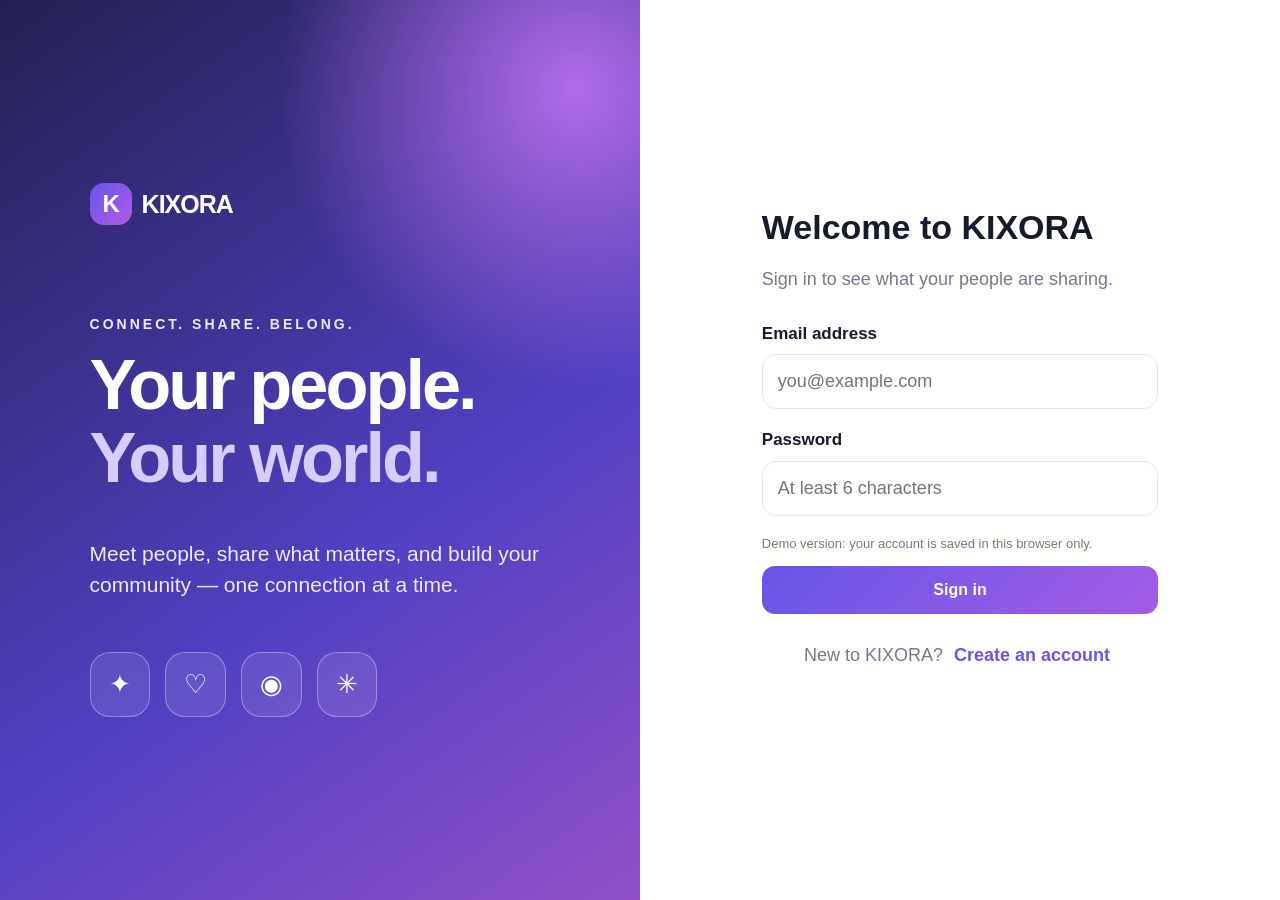
<file: index-before-redesign.html>
<!doctype html>
<html lang="en"><head><meta charset="utf-8"><meta name="viewport" content="width=device-width,initial-scale=1"><meta name="theme-color" content="#fff"><title>KIXORA — Connect. Share. Belong.</title><link rel="icon" href="assets/kixora.svg"><style>
:root{--bg:#f7f8fc;--card:#fff;--soft:#f0f2f8;--text:#171a2b;--muted:#74798d;--line:#e5e7ef;--accent:#6955e8;--pale:#eeebff;--shadow:0 10px 30px #23234a0d}body.dark{--bg:#11121a;--card:#1b1c27;--soft:#262735;--text:#f5f5fb;--muted:#a6a8bb;--line:#373847;--accent:#a99bff;--pale:#302b4c;--shadow:0 10px 30px #0003}*{box-sizing:border-box}body{margin:0;background:var(--bg);color:var(--text);font:18px/1.5 "DM Sans",Arial,sans-serif}button,input,textarea,select{font:inherit}button{cursor:pointer}button:focus-visible,input:focus-visible,textarea:focus-visible{outline:3px solid #bcb2ff;outline-offset:2px}.hidden{display:none!important}.brand{display:flex;align-items:center;gap:10px;font-size:25px;font-weight:900;letter-spacing:-1px}.mark{display:grid;place-items:center;background:linear-gradient(135deg,#6755e8,#b15ce6);color:#fff;width:42px;height:42px;border-radius:14px;font-size:24px}.auth{min-height:100vh;display:grid;grid-template-columns:1fr 1fr;background:var(--card)}.art{padding:65px clamp(28px,7vw,100px);background:radial-gradient(circle at 90% 10%,#b16be9,transparent 30%),linear-gradient(145deg,#242052,#5140c3 60%,#9250c8);color:white;display:flex;flex-direction:column;justify-content:center;overflow:hidden}.art .brand{margin-bottom:75px}.art h1{font-size:clamp(48px,5.5vw,78px);line-height:1.03;letter-spacing:-3px;margin:0 0 22px}.art h1 span{color:#d8ccff}.art p{font-size:21px;max-width:480px;color:#eeeaff}.art .chips{display:flex;gap:15px;margin-top:30px}.chips span{border:1px solid #ffffff55;background:#ffffff18;border-radius:20px;padding:12px 18px;font-size:26px}.auth-panel{align-self:center;width:min(550px,100%);padding:48px clamp(24px,6vw,90px);margin:auto}.mobile-brand{display:none}.auth-panel h2{font-size:34px;line-height:1.2;margin:0 0 10px}.muted{color:var(--muted)}.auth-panel .intro{margin-bottom:28px}.field{display:grid;gap:8px;margin-bottom:18px}.field label{font-weight:800;font-size:17px}.field input,.field textarea,.field select{width:100%;min-height:54px;border:1px solid var(--line);border-radius:14px;padding:13px 15px;background:var(--card);color:var(--text);font-size:18px}.field textarea{min-height:120px}.primary,.secondary,.soft{border:0;border-radius:13px;min-height:48px;padding:12px 18px;font-weight:800;font-size:16px}.primary{background:linear-gradient(135deg,#6755e8,#a35ce6);color:white}.secondary{background:var(--pale);color:var(--accent)}.soft{background:var(--soft);color:var(--text)}.full{width:100%}.textbtn{background:none;border:0;color:var(--accent);font-weight:800;padding:6px}.auth-switch{text-align:center;color:var(--muted);margin-top:22px}.app{max-width:1570px;margin:auto;padding:0 28px;display:grid;grid-template-columns:245px minmax(400px,650px) 300px;gap:30px}.left{position:sticky;top:0;height:100vh;padding:27px 0 18px;border-right:1px solid var(--line);display:flex;flex-direction:column}.left>.brand{margin:0 0 34px 10px}.nav{display:grid;gap:6px}.nav button{display:flex;align-items:center;gap:15px;text-align:left;padding:12px 13px;min-height:52px;border:0;border-radius:14px;background:none;color:var(--text);font-size:17px;font-weight:700;margin-right:12px}.nav button.active,.nav button:hover{background:var(--pale);color:var(--accent)}.ico{width:28px;text-align:center;font-size:25px}.count{margin-left:auto;border-radius:99px;background:var(--accent);color:white;padding:0 7px;font-size:13px}.left-bottom{margin-top:auto}.account{border-top:1px solid var(--line);padding:16px 8px 0;display:flex;gap:10px;align-items:center;margin-top:10px}.avatar{width:44px;height:44px;flex:0 0 44px;border-radius:50%;display:grid;place-items:center;color:#fff;font-weight:900;background:linear-gradient(135deg,#df8a8d,#8b5de0)}.acctxt{flex:1;min-width:0}.acctxt strong,.acctxt span{display:block;overflow:hidden;text-overflow:ellipsis;white-space:nowrap}.acctxt strong{font-size:15px}.acctxt span{font-size:13px;color:var(--muted)}.main{min-width:0;padding:26px 0 60px}.header{display:flex;justify-content:space-between;align-items:center;gap:12px;margin-bottom:22px}.header h1{font-size:30px;line-height:1.2;letter-spacing:-.7px;margin:0}.header p{font-size:16px;color:var(--muted);margin:6px 0 0}.card{background:var(--card);border:1px solid var(--line);border-radius:20px;box-shadow:var(--shadow)}.stories{display:flex;gap:16px;padding:16px;overflow:auto;margin-bottom:20px}.story{border:0;background:none;color:var(--text);flex:0 0 68px;font-size:14px;font-weight:800}.ring{padding:3px;width:62px;height:62px;margin:0 auto 6px;border-radius:50%;background:linear-gradient(135deg,#f9a24f,#d54c9a,#6855e8)}.ring span{display:grid;place-items:center;border:3px solid var(--card);background:var(--soft);border-radius:50%;height:100%;font-size:22px}.compose{padding:17px;margin-bottom:20px}.compose-top{display:flex;gap:12px;align-items:center}.compose-open{border:1px solid var(--line);background:var(--soft);color:var(--muted);border-radius:99px;text-align:left;padding:12px 17px;flex:1;min-height:49px;font-size:16px}.compose-actions{display:flex;gap:5px;margin-top:13px;padding-top:12px;border-top:1px solid var(--line)}.compose-actions button{flex:1;border:0;background:none;color:var(--muted);font-size:14px;font-weight:800;padding:8px 2px;border-radius:10px}.post{margin-bottom:20px;overflow:hidden}.post-head{display:flex;gap:11px;align-items:center;padding:17px 18px 8px}.post-who{flex:1;min-width:0}.post-who strong,.post-who span{display:block}.post-who strong{font-size:17px}.post-who span{font-size:14px;color:var(--muted)}.dots{border:0;background:none;color:var(--muted);font-size:23px}.post-text{padding:6px 18px 15px;white-space:pre-wrap;font-size:17px}.artpost{display:grid;place-items:center;text-align:center;min-height:210px;padding:30px;color:#fff;background:linear-gradient(135deg,#5047b8,#d66a9d)}.artpost.green{background:linear-gradient(135deg,#147e68,#79ba9e)}.artpost.blue{background:linear-gradient(135deg,#2458a7,#6c8fe8)}.artpost.orange{background:linear-gradient(135deg,#b75532,#f3a85d)}.artpost strong{font-size:32px;line-height:1.2;max-width:430px}.stats{display:flex;justify-content:space-between;color:var(--muted);font-size:14px;padding:11px 18px;border-bottom:1px solid var(--line)}.actions{display:flex;padding:7px;gap:4px}.actions button{flex:1;border:0;background:none;color:var(--muted);font-weight:800;font-size:14px;padding:10px 2px;border-radius:10px}.actions button:hover{background:var(--soft)}.actions .liked{color:#e44d83}.comments{padding:0 18px 16px}.comment{font-size:15px;margin:7px 0}.comment strong{margin-right:6px}.commentform{display:flex;gap:7px;margin-top:10px}.commentform input,.send input,.search input{min-width:0;flex:1;border:1px solid var(--line);border-radius:99px;background:var(--soft);color:var(--text);padding:11px 14px;font-size:15px}.commentform button{border:0;background:none;color:var(--accent);font-weight:800}.right{position:sticky;top:0;height:100vh;overflow:auto;padding:26px 0}.search{display:flex;align-items:center;gap:8px;background:var(--soft);padding:0 12px;border-radius:14px;margin-bottom:22px}.search input{border:0;background:none;height:47px}.rightcard{padding:17px;margin-bottom:24px}.rightcard h3,.sectionhead h3{font-size:18px;margin:0}.rightcard p{font-size:15px;color:var(--muted)}.kaihead{display:flex;align-items:center;gap:10px}.kaimark{width:44px;height:44px;border-radius:14px;background:linear-gradient(135deg,#6755e8,#b15ce6);color:white;display:grid;place-items:center;font-size:24px;font-weight:900}.sectionhead{display:flex;justify-content:space-between;align-items:center;margin-bottom:14px}.suggestions{display:grid;gap:14px}.suggestion{display:flex;gap:9px;align-items:center}.suggestion .avatar{width:40px;height:40px;flex-basis:40px}.suggestion .who{flex:1;min-width:0}.suggestion strong,.suggestion span{display:block;overflow:hidden;text-overflow:ellipsis;white-space:nowrap}.suggestion strong{font-size:14px}.suggestion span{font-size:12px;color:var(--muted)}.addbtn{border:0;background:var(--pale);color:var(--accent);border-radius:9px;padding:8px 10px;font-size:13px;font-weight:900}.footer{font-size:12px;color:var(--muted);line-height:1.9;margin-top:30px}.grid{display:grid;grid-template-columns:repeat(2,minmax(0,1fr));gap:14px}.person{padding:18px;text-align:center}.person .avatar{width:68px;height:68px;margin:0 auto 10px;font-size:24px}.person h3{margin:0;font-size:18px}.person p{font-size:14px;color:var(--muted);margin:5px 0 14px}.person-actions{display:flex;gap:8px}.person-actions button{flex:1;font-size:14px;padding:9px 5px}.tabs{display:flex;gap:8px;overflow:auto;margin-bottom:18px}.tab{white-space:nowrap;border:1px solid var(--line);border-radius:99px;background:var(--card);color:var(--muted);padding:9px 14px;font-size:14px;font-weight:900}.tab.active{background:var(--accent);color:white}.empty{text-align:center;padding:42px 20px}.empty h3{font-size:22px;margin:10px 0}.empty p{color:var(--muted);font-size:16px}.profilehero{padding:18px;margin-bottom:18px}.cover{height:120px;border-radius:14px;background:linear-gradient(135deg,#6556d9,#c06bd4,#f0a6aa);margin-bottom:-40px}.profileinfo{display:flex;align-items:end;gap:13px;padding:0 10px;flex-wrap:wrap}.profileinfo .avatar{width:85px;height:85px;flex-basis:85px;border:5px solid var(--card);font-size:28px}.profiletitle{flex:1;min-width:130px}.profiletitle h2{font-size:24px;margin:0}.profiletitle p{font-size:14px;color:var(--muted);margin:2px 0}.bio{padding:14px 10px;font-size:16px}.profilestats{display:flex;gap:17px;flex-wrap:wrap;padding:0 10px;font-size:14px}.profilestats strong{font-size:19px}.setting{display:flex;justify-content:space-between;align-items:center;gap:15px;padding:18px;border-bottom:1px solid var(--line)}.setting:last-child{border:0}.setting strong{font-size:17px}.setting p{font-size:14px;color:var(--muted);margin:4px 0 0}.chatlayout{display:grid;grid-template-columns:165px 1fr;gap:12px;min-height:480px}.chatpeople{padding:8px}.chatperson{display:flex;align-items:center;gap:8px;width:100%;border:0;background:none;color:var(--text);padding:9px 7px;border-radius:12px;text-align:left;font-size:14px}.chatperson.active,.chatperson:hover{background:var(--pale)}.chatperson .avatar{width:34px;height:34px;flex-basis:34px;font-size:13px}.chatbox{display:flex;flex-direction:column;overflow:hidden}.chathead{padding:14px;border-bottom:1px solid var(--line);font-weight:900}.chatmessages{display:flex;flex-direction:column;gap:10px;padding:14px;flex:1;max-height:410px;overflow:auto}.bubble{max-width:88%;padding:11px 14px;border-radius:16px;background:var(--soft);font-size:15px;white-space:pre-wrap;align-self:flex-start}.bubble.mine{align-self:flex-end;background:var(--accent);color:#fff}.send{display:flex;gap:8px;padding:12px;border-top:1px solid var(--line)}.send button{min-width:52px}.clip{min-height:275px;border-radius:19px;padding:22px;display:flex;flex-direction:column;justify-content:end;color:#fff;background:linear-gradient(145deg,#273c85,#9d50a7)}.clip:nth-child(2){background:linear-gradient(145deg,#087c69,#5cbe9e)}.clip:nth-child(3){background:linear-gradient(145deg,#9a462f,#e3a25c)}.clip .play{font-size:50px;margin:auto}.clip h3{font-size:23px;line-height:1.25;margin:10px 0}.clip p{font-size:15px}.community{padding:18px}.community h3{margin:0;font-size:19px}.community p{font-size:15px;color:var(--muted)}.modalbg{position:fixed;inset:0;background:#11182788;z-index:50;display:grid;place-items:center;padding:16px}.modal{background:var(--card);border-radius:21px;padding:23px;width:min(540px,100%);max-height:90vh;overflow:auto}.modalhead{display:flex;justify-content:space-between;align-items:center;margin-bottom:18px}.modalhead h2{margin:0;font-size:25px}.close{border:0;border-radius:10px;background:var(--soft);color:var(--text);width:38px;height:38px;font-size:23px}.toast{position:fixed;bottom:24px;left:50%;transform:translate(-50%,20px);opacity:0;background:#242337;color:white;padding:13px 20px;border-radius:13px;z-index:100;transition:.2s;max-width:90vw}.toast.show{opacity:1;transform:translate(-50%,0)}.kaiwindow{position:fixed;z-index:40;right:22px;bottom:22px;width:min(420px,calc(100vw - 24px));height:min(590px,calc(100vh - 40px));background:var(--card);border:1px solid var(--line);border-radius:22px;box-shadow:0 24px 80px #0004;display:flex;flex-direction:column;overflow:hidden}.kaiwindow header{display:flex;align-items:center;gap:10px;padding:14px;background:linear-gradient(135deg,#6755e8,#9b5fe1);color:#fff}.kaiwindow header .kaimark{background:#ffffff22}.kaiwindow header strong,.kaiwindow header small{display:block}.kaiwindow header button{margin-left:auto;background:#ffffff22;color:white;border:0;border-radius:10px;width:36px;height:36px;font-size:22px}.kaimessages{display:flex;flex-direction:column;gap:10px;padding:14px;flex:1;overflow:auto}.kaimsg{max-width:92%;padding:11px 13px;border-radius:15px;background:var(--soft);font-size:15px;white-space:pre-wrap}.kaimsg.user{align-self:flex-end;background:var(--accent);color:#fff}.kaisuggestions{display:flex;gap:7px;overflow:auto;padding:0 12px 10px}.kaisuggestions button{white-space:nowrap;border:1px solid var(--line);background:var(--card);color:var(--text);border-radius:99px;padding:7px 10px;font-size:12px}.kaiform{display:flex;gap:8px;padding:11px;border-top:1px solid var(--line)}.kaiform input{flex:1;min-width:0;border:1px solid var(--line);border-radius:99px;background:var(--soft);color:var(--text);padding:11px 13px;font-size:15px}.mobiletop,.mobilenav{display:none}
@media(max-width:1250px){.app{grid-template-columns:220px minmax(400px,650px);max-width:1000px}.right{display:none}}
@media(max-width:780px){body{font-size:17px}.auth{display:block}.art{display:none}.auth-panel{min-height:100vh;padding:28px 22px;display:flex;flex-direction:column;justify-content:center}.mobile-brand{display:flex;margin-bottom:35px}.auth-panel h2{font-size:30px}.app{display:block;padding:0 14px 86px}.left{display:none}.main{padding:0}.mobiletop{display:flex;justify-content:space-between;align-items:center;padding:13px 0 18px;position:sticky;top:0;z-index:15;background:var(--bg)}.mobiletop .brand{font-size:22px}.mobiletop .mark{width:37px;height:37px}.mobiletop button{border:1px solid var(--line);border-radius:12px;background:var(--card);color:var(--text);width:40px;height:40px;font-size:22px}.header{margin:7px 0 18px}.header h1{font-size:27px}.stories{padding:13px;gap:12px}.compose{padding:13px}.compose-actions button{font-size:12px}.post-head{padding:15px 14px 8px}.post-text{padding:5px 14px 13px}.stats{padding:10px 14px}.actions button{font-size:12px}.comments{padding:0 14px 14px}.grid{grid-template-columns:1fr 1fr;gap:10px}.person{padding:14px 8px}.person-actions{flex-direction:column}.profileinfo .avatar{width:75px;height:75px;flex-basis:75px}.profiletitle h2{font-size:21px}.profileinfo>.primary{width:100%}.chatlayout{grid-template-columns:1fr}.chatpeople{display:flex;overflow:auto}.chatperson{width:auto;flex:0 0 auto}.chatperson span:last-child{display:none}.chatbox{min-height:420px}.chatmessages{max-height:330px}.mobilenav{display:flex;position:fixed;bottom:0;left:0;right:0;z-index:25;justify-content:space-around;padding:8px 3px calc(8px + env(safe-area-inset-bottom));background:var(--card);border-top:1px solid var(--line)}.mobilenav button{display:flex;flex-direction:column;align-items:center;gap:2px;min-width:48px;border:0;background:none;color:var(--muted);font-size:11px;font-weight:900}.mobilenav button span:first-child{font-size:22px}.mobilenav button.active{color:var(--accent)}.kaiwindow{right:10px;bottom:10px;width:calc(100vw - 20px);height:min(600px,calc(100vh - 20px))}.modal{padding:19px}.clip{min-height:230px}}
@media(max-width:420px){.grid{grid-template-columns:1fr}.header h1{font-size:25px}.auth-panel h2{font-size:27px}.profilestats{gap:10px}}
</style></head><body>
<section id="auth" class="auth"><div class="art"><div class="brand"><span class="mark">K</span>KIXORA</div><p style="letter-spacing:3px;font-size:14px;font-weight:900">CONNECT. SHARE. BELONG.</p><h1>Your people.<br><span>Your world.</span></h1><p>Meet people, share what matters, and build your community — one connection at a time.</p><div class="chips"><span>✦</span><span>♡</span><span>◉</span><span>✳</span></div></div><div class="auth-panel"><div class="brand mobile-brand"><span class="mark">K</span>KIXORA</div><h2 id="authTitle">Welcome to KIXORA</h2><p id="authIntro" class="intro muted">Sign in to see what your people are sharing.</p><form id="authForm"><div id="nameWrap" class="field hidden"><label for="authName">Your name</label><input id="authName" placeholder="e.g. Alex Namusoke"></div><div class="field"><label for="email">Email address</label><input id="email" type="email" placeholder="you@example.com" required></div><div class="field"><label for="password">Password</label><input id="password" type="password" placeholder="At least 6 characters" minlength="6" required></div><p class="muted" style="font-size:13px">Demo version: your account is saved in this browser only.</p><button class="primary full" id="authSubmit">Sign in</button></form><p class="auth-switch"><span id="switchText">New to KIXORA?</span> <button class="textbtn" id="switchAuth">Create an account</button></p></div></section>
<div id="app" class="app hidden"><aside class="left"><div class="brand"><span class="mark">K</span>KIXORA</div><nav class="nav"><button data-page="home" class="active"><span class="ico">⌂</span>Home Feed</button><button data-page="explore"><span class="ico">⌕</span>Explore</button><button data-page="clips"><span class="ico">▷</span>KIXORA Clips</button><button data-page="messages"><span class="ico">▤</span>Messages</button><button data-page="friends"><span class="ico">♧</span>Friends <span id="reqCount" class="count">10</span></button><button data-page="communities"><span class="ico">◎</span>Communities</button><button data-page="notifications"><span class="ico">♧</span>Notifications</button><button data-page="profile"><span class="ico">◉</span>My Profile</button></nav><div class="left-bottom"><nav class="nav"><button data-page="settings"><span class="ico">⚙</span>Settings</button><button id="askKai"><span class="ico">✦</span>Ask K AI</button></nav><div class="account"><div id="sideAvatar" class="avatar">Y</div><div class="acctxt"><strong id="sideName">Your profile</strong><span id="sideEmail">@you</span></div><button class="soft" id="signout" title="Sign out">↗</button></div></div></aside><main class="main"><div class="mobiletop"><div class="brand"><span class="mark">K</span>KIXORA</div><div><button id="mobileKai" title="Ask K AI">✦</button></div></div><div id="page"></div></main><aside class="right"><div class="search"><span>⌕</span><input id="globalSearch" placeholder="Search people and posts"></div><section class="rightcard card"><div class="kaihead"><span class="kaimark">K</span><div><h3>Meet K AI</h3><span class="muted" style="font-size:13px">Your KIXORA companion</span></div></div><p>Ask questions, get ideas, or learn how to use KIXORA.</p><button class="secondary full" id="openKai">Chat with K AI →</button></section><section style="margin-bottom:25px"><div class="sectionhead"><h3>People to connect with</h3><button class="textbtn" data-page="friends">See all</button></div><div id="suggestions" class="suggestions"></div></section><section><div class="sectionhead"><h3>Popular communities</h3><button class="textbtn" data-page="communities">Explore</button></div><p class="muted" style="font-size:15px">✍ African Creators<br><br>✦ Tech & Ideas</p></section><footer class="footer">About · Community rules · Privacy<br>© 2026 KIXORA · Designed by Kitamba Joshua</footer></aside></div>
<div id="modal"></div><div id="toast" class="toast"></div>
<script>
const $=s=>document.querySelector(s),$$=s=>[...document.querySelectorAll(s)];
const seeds=[
["p1","Amina Nansubuga","@amina.creates","Sharing little joys, big dreams, and Kampala life.","A","#e78b7d","#ad5a9b"],
["p2","Brian Okello","@brianbuilds","Technology, football, and learning something new every day.","B","#3d8fa7","#5360bb"],
["p3","Sarah Atim","@sarahwrites","Poetry and stories from the heart of Africa.","S","#d65f9a","#8d5ce1"],
["p4","Daniel Mugisha","@daniel.frames","Photography, travel, finding the light.","D","#e3a34d","#ce6655"],
["p5","Mariam Kato","@mariamkato","Books, music, and meaningful conversations.","M","#4eaf8b","#2879a4"],
["p6","Joel Ssemanda","@joel.speaks","Encouragement for your next big step.","J","#5478dd","#53b8b5"],
["p7","Faith Nabirye","@faithcreates","Designing, creating, and sharing what I learn.","F","#bc6fd4","#ed8b9a"],
["p8","Peter Ouma","@peterouma","Curious mind. Kind heart. Always building.","P","#cf7445","#d9b94e"],
["p9","Grace Achieng","@grace.achieng","Community, culture, and everyday inspiration.","G","#6387df","#ab6ed2"],
["p10","Isaac Tumusiime","@isaac.codes","Code, ideas, and helping others get started.","I","#328f85","#6a69d8"]
].map(a=>({id:a[0],name:a[1],handle:a[2],bio:a[3],avatar:a[4],color:`linear-gradient(135deg,${a[5]},${a[6]})`,online:true}));
const seedPosts=[
{id:"x1",author:"p1",text:"A little reminder for today: you do not have to have everything figured out to take the next step. 🌱 What is one thing you are working toward this week?",art:"Keep growing. Your time is coming.",cls:"green",likes:18,comments:[["Sarah Atim","Needed this reminder today 💚"],["Brian Okello","One step at a time!"]]},
{id:"x2",author:"p3",text:"A line from my notebook: “Somewhere between the dream and the doing, we become who we are.” What are you writing, making, or dreaming about lately?",art:"Your story deserves a voice.",cls:"",likes:24,comments:[["Mariam Kato","Beautiful words ✨"]]},
{id:"x3",author:"p2",text:"Question for the community: if you could learn one new skill this month, what would it be? I am choosing web development and design.",art:"Learn something. Share something.",cls:"blue",likes:11,comments:[]},
{id:"x4",author:"p7",text:"Made time for creativity today, even if it was only 20 minutes. Small consistent steps add up. 🎨",art:"Make room for ideas.",cls:"orange",likes:15,comments:[["Grace Achieng","This is your sign to keep going!"]]}
];
const initial=()=>({people:seeds.map(p=>({...p})),posts:structuredClone(seedPosts),incoming:seeds.map(p=>p.id),outgoing:[],friends:[],saved:[],notifications:seeds.map(p=>({text:p.name+" sent you a friend request.",person:p.id,read:false})),messages:{kai:[{from:"kai",text:"Hi! I’m K AI, your KIXORA companion. Ask me a question, or ask how to use the app."}],p1:[{from:"p1",text:"Hey! Welcome to KIXORA 👋 Glad you joined."}]},communities:[{id:"c1",name:"African Creators",desc:"A welcoming space for writers, artists, filmmakers, and storytellers.",icon:"✍",members:128},{id:"c2",name:"Tech & Ideas",desc:"Ask questions, share projects, and learn technology together.",icon:"✦",members:96},{id:"c3",name:"Books & Conversations",desc:"Talk about books, poetry, and stories that stay with us.",icon:"▤",members:74},{id:"c4",name:"Everyday Inspiration",desc:"Encouragement, positive habits, and community support.",icon:"☀",members:153}],clips:[{title:"A small idea can become something big",creator:"Amina Nansubuga",desc:"Keep learning and sharing your ideas."},{title:"Create even when you feel unready",creator:"Sarah Atim",desc:"Your first try does not need to be perfect."},{title:"One question for the community",creator:"Brian Okello",desc:"What would you like to learn next?"}]});
let user=null,S=null,mode="signin",page="home",ftab="requests",ptab="posts",chat="kai",toastTimer;
function load(){try{user=JSON.parse(localStorage.getItem("kx-user"));S=JSON.parse(localStorage.getItem("kx-state"))}catch{}if(!S)S=initial();if(!S.incoming)S.incoming=[];if(!S.friends)S.friends=[];if(!S.outgoing)S.outgoing=[];if(!S.saved)S.saved=[];if(!S.notifications)S.notifications=[];if(!S.messages)S.messages={};if(!S.people)S.people=seeds; }
function save(){localStorage.setItem("kx-user",JSON.stringify(user));localStorage.setItem("kx-state",JSON.stringify(S))}
function esc(x=""){return String(x).replace(/[&<>"']/g,c=>({"&":"&amp;","<":"&lt;",">":"&gt;",'"':"&quot;","'":"&#39;"}[c]))}
function person(id){return S.people.find(p=>p.id===id)||{id,name:"KIXORA member",handle:"@member",avatar:"K",bio:"KIXORA community member",color:"linear-gradient(135deg,#6755e8,#b15ce6)"}}
function av(p){return `<div class="avatar" style="background:${p.color||"linear-gradient(135deg,#6755e8,#b15ce6)"}">${esc(p.avatar||p.name?.[0]||"K")}</div>`}
function notify(t){let e=$("#toast");e.textContent=t;e.classList.add("show");clearTimeout(toastTimer);toastTimer=setTimeout(()=>e.classList.remove("show"),2600)}
function setTheme(t){document.body.classList.toggle("dark",t==="dark");localStorage.setItem("kx-theme",t)}
function authMode(m){mode=m;let su=m==="signup";$("#authTitle").textContent=su?"Create your KIXORA account":"Welcome to KIXORA";$("#authIntro").textContent=su?"Join the community and start meeting people.":"Sign in to see what your people are sharing." ;$("#nameWrap").classList.toggle("hidden",!su);$("#authName").required=su;$("#authSubmit").textContent=su?"Create account":"Sign in";$("#switchText").textContent=su?"Already have an account?":"New to KIXORA?";$("#switchAuth").textContent=su?"Sign in":"Create an account"}
function showApp(){ $("#auth").classList.add("hidden");$("#app").classList.remove("hidden");$("#sideName").textContent=user.name;$("#sideEmail").textContent=user.email;$("#sideAvatar").textContent=user.name[0].toUpperCase();$("#reqCount").textContent=S.incoming.length;$("#reqCount").classList.toggle("hidden",!S.incoming.length);renderRight();render(page);mobileNav()}
function mobileNav(){let old=$(".mobilenav");if(old)old.remove();let n=document.createElement("nav");n.className="mobilenav";n.innerHTML=[["home","⌂","Home"],["explore","⌕","Explore"],["clips","▷","Clips"],["messages","▤","Messages"],["profile","◉","Profile"]].map(([p,i,l])=>`<button data-page="${p}" class="${page===p?"active":""}"><span>${i}</span><span>${l}</span></button>`).join("");$("#app").appendChild(n)}
function go(p){page=p;$$("[data-page]").forEach(b=>b.classList.toggle("active",b.dataset.page===p));render(p);mobileNav();history.replaceState(null,"","#"+p)}
function header(t,s="",a=""){return `<div class="header"><div><h1>${t}</h1><p>${s}</p></div>${a}</div>`}
function storyHTML(){return `<div class="stories card">${[{id:"me",name:"Your story",avatar:"＋",me:true},...S.people.filter(p=>p.online).slice(0,8)].map(p=>`<button class="story" data-action="${p.me?"story":"view"}" data-id="${p.id}"><div class="ring"><span>${p.avatar}</span></div>${esc(p.me?"Your story":p.name.split(" ")[0])}</button>`).join("")}</div>`}
function postHTML(p){let who=p.author==="me"?{name:user.name,handle:"@"+user.name.toLowerCase().replace(/\W/g,""),avatar:user.name[0],color:"linear-gradient(135deg,#6253e6,#a35ce6)"}:person(p.author);return `<article class="post card"><div class="post-head">${av(who)}<div class="post-who"><strong>${esc(who.name)}</strong><span>${esc(who.handle||"@member")} · ${p.author==="me"?"Just now":"1h"}</span></div><button class="dots" data-action="postmenu" data-id="${p.id}">···</button></div><div class="post-text">${esc(p.text||"")}</div>${p.art?`<div class="artpost ${p.cls||""}"><strong>${esc(p.art)}</strong></div>`:""}<div class="stats"><span>${p.likes||0} likes</span><span>${(p.comments||[]).length} comments</span></div><div class="actions"><button class="${p.liked?"liked":""}" data-action="like" data-id="${p.id}">${p.liked?"♥ Liked":"♡ Like"}</button><button data-action="commentfocus" data-id="${p.id}">▢ Comment</button><button data-action="share" data-id="${p.id}">↗ Share</button><button data-action="save" data-id="${p.id}">${S.saved.includes(p.id)?"▣ Saved":"▢ Save"}</button></div><div class="comments">${(p.comments||[]).slice(-3).map(c=>`<p class="comment"><strong>${esc(c[0])}</strong>${esc(c[1])}</p>`).join("")}<form class="commentform" data-post="${p.id}"><input name="comment" placeholder="Write a comment…" required><button>Reply</button></form></div></article>`}
function home(){return header("Home Feed","See what your people are sharing.",`<button class="soft" data-action="refresh">↻</button>`)+storyHTML()+`<div class="compose card"><div class="compose-top">${av({name:user.name,avatar:user.name[0],color:"linear-gradient(135deg,#6253e6,#a35ce6)"})}<button class="compose-open" data-action="compose">What’s on your mind, ${esc(user.name.split(" ")[0])}?</button></div><div class="compose-actions"><button data-action="compose">▧ Photo / video</button><button data-action="compose">✎ Write a post</button><button data-action="compose">☺ Feeling</button></div></div>`+S.posts.map(postHTML).join("")}
function friendButton(p){if(S.friends.includes(p.id))return `<button class="soft" data-action="messageperson" data-id="${p.id}">Message</button>`;if(S.incoming.includes(p.id))return `<button class="primary" data-action="accept" data-id="${p.id}">Accept</button><button class="soft" data-action="decline" data-id="${p.id}">Decline</button>`;if(S.outgoing.includes(p.id))return `<button class="soft" data-action="cancel" data-id="${p.id}">Requested ✓</button>`;return `<button class="primary" data-action="add" data-id="${p.id}">Add friend</button>`}
function personCard(p){return `<article class="person card">${av(p)}<h3>${esc(p.name)}</h3><p>${esc(p.handle)}<br>${esc(p.bio)}</p><div class="person-actions">${friendButton(p)}</div></article>`}
function friends(){let req=S.incoming.map(person),fr=S.friends.map(person),sent=S.outgoing.map(person),others=S.people.filter(p=>![...S.incoming,...S.outgoing,...S.friends].includes(p.id));let arr=ftab==="requests"?req:ftab==="friends"?fr:ftab==="sent"?sent:others;return header("Friends","Requests must be accepted before you become friends.",`<button class="secondary" data-action="discover">Find people</button>`)+`<div class="tabs">${[["requests",`Requests (${req.length})`],["friends",`My friends (${fr.length})`],["sent",`Sent (${sent.length})`],["discover","Discover"]].map(([id,l])=>`<button class="tab ${ftab===id?"active":""}" data-action="ftab" data-id="${id}">${l}</button>`).join("")}</div>`+(arr.length?`<div class="grid">${arr.map(personCard).join("")}</div>`:`<div class="empty card"><h3>${ftab==="requests"?"No pending requests":"Nothing to show here yet"}</h3><p>Discover people and send a friend request to connect.</p><button class="primary" data-action="discover">Find people</button></div>`)}
function explore(){let q=($("#globalSearch").value||"").toLowerCase();let ps=S.people.filter(p=>!q||[p.name,p.handle,p.bio].join(" ").toLowerCase().includes(q));let posts=S.posts.filter(p=>!q||p.text.toLowerCase().includes(q)||person(p.author).name.toLowerCase().includes(q));return header("Explore","Discover people, conversations, and ideas.")+`<div class="field"><label for="exploreSearch">Search KIXORA</label><input id="exploreSearch" value="${esc(q)}" placeholder="Search names, topics, or posts"></div><h2 style="font-size:21px">People to meet</h2><div class="grid">${ps.slice(0,8).map(personCard).join("")||"No people found."}</div><h2 style="font-size:21px;margin-top:24px">Posts you may like</h2>${posts.map(postHTML).join("")}`}
function clips(){return header("KIXORA Clips","Short ideas and creative moments.",`<button class="primary" data-action="newclip">＋ Create clip</button>`)+`<div class="grid">${S.clips.map((c,i)=>`<article class="clip"><div class="play">▷</div><h3>${esc(c.title)}</h3><p>${esc(c.desc)}</p><strong>${esc(c.creator)}</strong><button class="secondary" style="margin-top:14px" data-action="cliplike">♡ Like clip</button></article>`).join("")}</div><p class="muted" style="font-size:14px">Video uploads and hosting require a backend. These are demo clip cards.</p>`}
function messages(){let contacts=[...S.friends.map(person),...S.people.filter(p=>!S.friends.includes(p.id)).slice(0,3)];if(chat!=="kai"&&!contacts.some(p=>p.id===chat))chat=contacts[0]?.id||"kai";let selected=chat==="kai"?{name:"K AI"}:person(chat),msgs=S.messages[chat]||[];return header("Messages","Private conversations with your people.",`<button class="primary" data-action="newmessage">＋ New message</button>`)+`<div class="chatlayout"><div class="chatpeople card"><button class="chatperson ${chat==="kai"?"active":""}" data-action="openchat" data-id="kai"><span class="kaimark" style="width:34px;height:34px">K</span><span>K AI</span></button>${contacts.map(p=>`<button class="chatperson ${chat===p.id?"active":""}" data-action="openchat" data-id="${p.id}">${av(p)}<span>${esc(p.name)}</span></button>`).join("")}</div><section class="chatbox card"><div class="chathead">${esc(selected.name)} ${chat==="kai"?"· KIXORA assistant":""}</div><div class="chatmessages" id="chatmessages">${msgs.map(m=>`<div class="bubble ${m.from==="me"?"mine":""}">${esc(m.text)}</div>`).join("")}</div><form class="send" id="messageform"><input name="message" placeholder="Write a message…" required><button class="primary">➤</button></form></section></div>`}
function communities(){return header("Communities","Find your people around shared interests.",`<button class="primary" data-action="newcommunity">＋ Create</button>`)+`<div class="grid">${S.communities.map(c=>`<article class="community card"><div style="font-size:28px;color:var(--accent)">${c.icon}</div><h3>${esc(c.name)}</h3><p>${esc(c.desc)}</p><button class="primary full" data-action="join" data-id="${c.id}">${c.joined?"Joined ✓":"Join community"} · ${c.members+(c.joined?1:0)}</button></article>`).join("")}</div>`}
function notifications(){return header("Notifications","Friend requests and activity from your community.",`<button class="textbtn" data-action="readall">Mark all read</button>`)+(S.notifications.length?S.notifications.map(n=>`<div class="card" style="display:flex;gap:12px;align-items:center;padding:16px;margin-bottom:12px">${av(person(n.person))}<div style="flex:1">${esc(n.text)}<div class="muted" style="font-size:13px">${n.read?"Read":"New"} · Just now</div></div>${S.incoming.includes(n.person)?`<button class="primary" data-action="accept" data-id="${n.person}">Accept</button>`:""}</div>`).join(""):`<div class="empty card"><h3>You're all caught up</h3><p>New activity will appear here.</p></div>`)}
function profile(){let fr=S.friends.map(person),posts=S.posts.filter(p=>p.author==="me"),following=S.outgoing.length;let me={name:user.name,handle:"@"+user.name.toLowerCase().replace(/\W/g,""),avatar:user.name[0],color:"linear-gradient(135deg,#6253e6,#a35ce6)"};return header("My Profile","Your space on KIXORA.",`<button class="secondary" data-action="edit">✎ Edit profile</button>`)+`<section class="profilehero card"><div class="cover"></div><div class="profileinfo">${av(me)}<div class="profiletitle"><h2>${esc(user.name)}</h2><p>${esc(me.handle)} · KIXORA member</p></div><button class="primary" data-action="edit">Edit profile</button></div><div class="bio">${esc(user.bio||"Hello KIXORA! Happy to be part of this community.")}</div><div class="profilestats"><span><strong>${posts.length}</strong> posts</span><span><strong>${fr.length}</strong> friends</span><span><strong>${following}</strong> following</span><span><strong>${fr.length}</strong> followers</span></div></section><div class="tabs" style="margin-top:18px">${[["posts","My posts"],["friends","Friends"],["saved","Saved posts"]].map(([id,l])=>`<button class="tab ${ptab===id?"active":""}" data-action="ptab" data-id="${id}">${l}</button>`).join("")}</div>`+(ptab==="posts"?(posts.length?posts.map(postHTML).join(""):`<div class="empty card"><h3>Your story starts here</h3><p>Share a thought with your new community.</p><button class="primary" data-action="compose">Create your first post</button></div>`):ptab==="friends"?(fr.length?`<div class="grid">${fr.map(personCard).join("")}</div>`:`<div class="empty card"><h3>No friends yet</h3><p>Accept a request to connect.</p><button class="primary" data-action="discover">Find people</button></div>`):S.posts.filter(p=>S.saved.includes(p.id)).map(postHTML).join("")||`<div class="empty card"><h3>No saved posts</h3><p>Save a post to keep it here.</p></div>`)}
function settings(){return header("Settings","Personalise your KIXORA experience.")+`<section class="card"><div class="setting"><div><strong>Appearance</strong><p>Switch between white and dark mode.</p></div><button class="secondary" data-action="theme">${document.body.classList.contains("dark")?"☀ White mode":"☾ Dark mode"}</button></div><div class="setting"><div><strong>Account information</strong><p>${esc(user.name)} · ${esc(user.email)}</p></div><button class="soft" data-action="edit">Edit</button></div><div class="setting"><div><strong>Friend requests</strong><p>The recipient must accept before a friendship is confirmed.</p></div><button class="soft" data-page="friends">Manage</button></div><div class="setting"><div><strong>Privacy & security</strong><p>Demo data stays in this browser; secure multi-user accounts need a backend.</p></div><button class="soft" data-action="privacy">Details</button></div><div class="setting"><div><strong>Language</strong><p>Interface language: English</p></div><span>English</span></div><div class="setting"><div><strong>Sign out</strong><p>Return to the sign-in screen.</p></div><button class="soft" data-action="signout">Sign out</button></div></section><p class="muted" style="font-size:14px">Before public launch, connect secure authentication, a database, moderation tools, and media storage.</p>`}
function render(p){let f={home,friends,explore,clips,messages,communities,notifications,profile,settings};$("#page").innerHTML=(f[p]||home)();if(p==="messages")scrollChat();if(p==="explore"){let i=$("#exploreSearch");if(i)i.addEventListener("input",()=>render("explore"))}}
function renderRight(){let el=$("#suggestions");if(!el)return;let ps=S.people.filter(p=>!S.friends.includes(p.id)&&!S.incoming.includes(p.id)&&!S.outgoing.includes(p.id)).slice(0,4);el.innerHTML=ps.map(p=>`<div class="suggestion">${av(p)}<div class="who"><strong>${esc(p.name)}</strong><span>${esc(p.handle)}</span></div><button class="addbtn" data-action="add" data-id="${p.id}">Add</button></div>`).join("")||`<p class="muted">You’re connected with everyone shown.</p>`}
function scrollChat(){let e=$("#chatmessages");if(e)e.scrollTop=e.scrollHeight}
function modal(title,body,submit){$("#modal").innerHTML=`<div class="modalbg" data-action="closemodal"><section class="modal"><div class="modalhead"><h2>${esc(title)}</h2><button class="close" data-action="closemodal">×</button></div>${body}</section></div>`;let f=$("#modal form");if(f&&submit)f.addEventListener("submit",e=>{e.preventDefault();submit(new FormData(f))})}
function closeModal(){$("#modal").innerHTML=""}
function addFriend(id){if(S.friends.includes(id)||S.outgoing.includes(id))return;S.outgoing.push(id);S.notifications.unshift({text:"You sent "+person(id).name+" a friend request.",person:id,read:false});save();render(page);renderRight();notify("Friend request sent. They must accept before you become friends.")}
function accept(id){if(!S.incoming.includes(id))return;S.incoming=S.incoming.filter(x=>x!==id);S.friends=[...new Set([...S.friends,id])];S.outgoing=S.outgoing.filter(x=>x!==id);S.notifications.unshift({text:"You and "+person(id).name+" are now friends.",person:id,read:false});let n=S.notifications.find(n=>n.person===id&&n.text.includes("sent you a friend request"));if(n)n.read=true;save();$("#reqCount").textContent=S.incoming.length;render(page);renderRight();notify("You and "+person(id).name+" are now friends!")}
function decline(id){S.incoming=S.incoming.filter(x=>x!==id);S.notifications=S.notifications.filter(n=>!(n.person===id&&n.text.includes("sent you a friend request")));save();render(page);renderRight();notify("Friend request declined.")}
function compose(){modal("Create a post",`<form><div class="field"><label>What would you like to share?</label><textarea name="text" required placeholder="Share an idea, question, or moment…"></textarea></div><div class="field"><label>Optional quote-card text</label><input name="art" placeholder="Keep showing up for your dreams"></div><button class="primary full">Publish post</button></form>`,fd=>{let text=String(fd.get("text")||"").trim();if(!text)return;S.posts.unshift({id:"p"+Date.now(),author:"me",text,art:String(fd.get("art")||"").trim(),likes:0,comments:[],liked:false});save();closeModal();go("home");notify("Your post is live in this demo.")})}
function edit(){modal("Edit profile",`<form><div class="field"><label>Name</label><input name="name" required value="${esc(user.name)}"></div><div class="field"><label>Bio</label><textarea name="bio">${esc(user.bio||"")}</textarea></div><button class="primary full">Save changes</button></form>`,fd=>{user.name=String(fd.get("name")||"").trim()||user.name;user.bio=String(fd.get("bio")||"").trim();save();closeModal();showApp();notify("Profile updated.")})}
function newMessage(){modal("Start a message",`<form><div class="field"><label>Choose a person</label><select name="person">${S.people.map(p=>`<option value="${p.id}">${esc(p.name)}</option>`).join("")}<option value="kai">K AI</option></select></div><div class="field"><label>Message</label><textarea name="text" required placeholder="Say hello…"></textarea></div><button class="primary full">Open conversation</button></form>`,fd=>{chat=String(fd.get("person"));S.messages[chat]=S.messages[chat]||[];S.messages[chat].push({from:"me",text:String(fd.get("text")||"")});save();closeModal();go("messages")})}
function newCommunity(){modal("Create a community",`<form><div class="field"><label>Community name</label><input name="name" required></div><div class="field"><label>What is it about?</label><textarea name="desc" required></textarea></div><button class="primary full">Create community</button></form>`,fd=>{S.communities.unshift({id:"c"+Date.now(),name:String(fd.get("name")),desc:String(fd.get("desc")),icon:"◎",members:1,joined:true});save();closeModal();render("communities");notify("Community created in this demo.")})}
function answer(q){let s=q.toLowerCase();if(/friend|follow|request|accept|follower/.test(s))return"On KIXORA, open Friends or Explore and choose Add friend. A request is not a friendship yet: the other person must accept it. See pending requests in Friends → Requests, accepted connections in My friends, and the counts on your profile. The 10 starter members have sent you requests so you can try accepting them right away.";if(/post|share|publish|feed/.test(s))return"On Home Feed, choose “What’s on your mind?” Write your message and optionally add quote-card text, then publish. Use Like, Comment, Save, and Share to try the interactions.";if(/dark|theme|white|appearance/.test(s))return"Open Settings and press the Appearance button to switch between white mode and dark mode. Your choice is saved in this browser.";if(/message|chat|dm/.test(s))return"Open Messages and choose New message to start a conversation. You can open a person from the chat list and send demo messages. K AI is also available as a chat.";if(/account|login|sign.?up|password|email/.test(s))return"Create a demo account with your name, email, and a password of at least six characters. This version stores data in the current browser; public multi-user accounts need secure authentication and a shared database.";if(/idea|write|story|creative/.test(s))return"Writing idea: “A stranger leaves a note that changes someone's day.” Tell it as a short story, a poem, or a 30-second video idea. Share your version on the KIXORA feed.";if(/what can|how to use|help|feature/.test(s))return"You can post on Home Feed, discover people in Explore, browse Clips, message people, join Communities, review Notifications, manage your Profile, and switch themes in Settings. Friend requests require acceptance.";if(/hello|hi\\b|hey\\b/.test(s))return`Hello ${user.name.split(" ")[0]}! 👋 Welcome to KIXORA. What would you like help with?`;return"I’m K AI, the KIXORA demo assistant. I can help with friend requests, profiles, posting, messages, themes, and writing ideas. I’m not connected to a live AI model in this prototype, so I may not know every answer. Try “How do I make friends?”"}
function openKai(){if($("#kaiwindow")){$("#kaiwindow").remove();return}let box=document.createElement("section");box.id="kaiwindow";box.className="kaiwindow";box.innerHTML=`<header><span class="kaimark">K</span><div><strong>K AI</strong><small>Helpful KIXORA companion · Demo</small></div><button data-action="closekai">×</button></header><div id="kaimessages" class="kaimessages">${(S.messages.kai||[]).map(m=>`<div class="kaimsg ${m.from==="me"?"user":""}">${esc(m.text)}</div>`).join("")}</div><div class="kaisuggestions"><button data-action="kaisuggest" data-id="How do I make friends?">How do I make friends?</button><button data-action="kaisuggest" data-id="Give me a writing idea">Writing idea</button><button data-action="kaisuggest" data-id="What can I do on KIXORA?">Using KIXORA</button></div><form class="kaiform" id="kaiform"><input name="message" placeholder="Ask K AI a question…" required><button class="primary">Send</button></form>`;document.body.appendChild(box);$("#kaiform").addEventListener("submit",e=>{e.preventDefault();let inp=$('input[name="message"]',e.target),q=inp.value.trim();if(!q)return;S.messages.kai=S.messages.kai||[];S.messages.kai.push({from:"me",text:q},{from:"kai",text:answer(q)});save();$("#kaimessages").innerHTML=S.messages.kai.map(m=>`<div class="kaimsg ${m.from==="me"?"user":""}">${esc(m.text)}</div>`).join("");$("#kaimessages").scrollTop=999999;inp.value=""});$("#kaimessages").scrollTop=999999}
function action(a,id,el){switch(a){case"compose":compose();break;case"like":{let p=S.posts.find(p=>p.id===id);p.liked=!p.liked;p.likes=Math.max(0,p.likes+(p.liked?1:-1));save();render(page);break}case"commentfocus":$(`.commentform[data-post="${id}"] input`)?.focus();break;case"save":S.saved=S.saved.includes(id)?S.saved.filter(x=>x!==id):[...S.saved,id];save();render(page);notify(S.saved.includes(id)?"Post saved.":"Post removed from saved.");break;case"share":{let p=S.posts.find(p=>p.id===id);if(navigator.clipboard?.writeText)navigator.clipboard.writeText(p.text).then(()=>notify("Post text copied.")).catch(()=>notify(p.text));else notify("Share: "+p.text.slice(0,80));break}case"postmenu":modal("Post options",`<p class="muted">Choose what to do with this post.</p><button class="secondary full" data-action="save" data-id="${id}">Save / unsave post</button>`,null);break;case"accept":accept(id);break;case"decline":decline(id);break;case"add":addFriend(id);break;case"cancel":S.outgoing=S.outgoing.filter(x=>x!==id);save();render(page);renderRight();notify("Request cancelled.");break;case"ftab":ftab=id;render("friends");break;case"ptab":ptab=id;render("profile");break;case"discover":ftab="discover";go("friends");break;case"edit":edit();break;case"theme":setTheme(document.body.classList.contains("dark")?"light":"dark");render(page);break;case"privacy":modal("Privacy & security",`<p>This is a front-end prototype. Posts, friend requests, and messages are stored in browser storage on this device and are not shared with other users.</p><p>Before public launch, KIXORA needs secure authentication, server-side permissions, database, reporting tools, and a privacy policy.</p><button class="primary full" data-action="closemodal">Got it</button>`);break;case"signout":user=null;localStorage.removeItem("kx-user");$("#app").classList.add("hidden");$("#auth").classList.remove("hidden");authMode("signin");break;case"newmessage":newMessage();break;case"openchat":chat=id;render("messages");break;case"messageperson":chat=id;closeModal();go("messages");break;case"newcommunity":newCommunity();break;case"join":{let c=S.communities.find(c=>c.id===id);c.joined=!c.joined;c.members=Math.max(0,c.members+(c.joined?1:-1));save();render("communities");notify(c.joined?"You joined the community.":"You left the community.");break}case"readall":S.notifications.forEach(n=>n.read=true);save();render("notifications");break;case"refresh":render("home");notify("Feed refreshed.");break;case"view":{let p=person(id);let isFriend=S.friends.includes(id);let followers=isFriend?1:0;let following=S.people.filter(x=>S.friends.includes(x.id)).length;modal(p.name,`${av(p)}<p>${esc(p.bio)}</p><p class="muted">${esc(p.handle)}</p><div class="profilestats" style="padding:8px 0 18px"><span><strong>${isFriend?1:0}</strong> followers</span><span><strong>${following}</strong> following</span><span><strong>${isFriend?1:0}</strong> friends</span></div><div class="person-actions">${friendButton(p)}</div>`);break}case"story":notify("Story creation is planned for a future version.");break;case"newclip":modal("Create a clip idea",`<form><div class="field"><label>Clip title</label><input name="title" required></div><div class="field"><label>Description</label><textarea name="desc" required></textarea></div><button class="primary full">Add clip idea</button></form>`,fd=>{S.clips.unshift({title:String(fd.get("title")),desc:String(fd.get("desc")),creator:user.name});save();closeModal();render("clips")});break;case"cliplike":notify("Clip liked (demo interaction).");break;case"closemodal":if(el.classList.contains("modalbg")||el.dataset.action==="closemodal")closeModal();break;case"closekai":$("#kaiwindow")?.remove();break;case"kaisuggest":{$("#kaiform input").value=id;$("#kaiform").requestSubmit();break}}}
document.addEventListener("click",e=>{let b=e.target.closest("[data-page]");if(b){go(b.dataset.page);return}let a=e.target.closest("[data-action]");if(a)action(a.dataset.action,a.dataset.id,a)});
document.addEventListener("submit",e=>{if(e.target.matches(".commentform")){e.preventDefault();let p=S.posts.find(p=>p.id===e.target.dataset.post),text=$('input[name="comment"]',e.target).value.trim();if(text){p.comments.push([user.name,text]);save();render(page)}return}if(e.target.id==="messageform"){e.preventDefault();let text=$('input[name="message"]',e.target).value.trim();if(!text)return;S.messages[chat]=S.messages[chat]||[];S.messages[chat].push({from:"me",text});if(chat==="kai")S.messages.kai.push({from:"kai",text:answer(text)});else S.messages[chat].push({from:chat,text:"Thanks for your message! This is a sample conversation. Real-time replies need a backend."});save();render("messages");return}});
$("#switchAuth").onclick=()=>authMode(mode==="signin"?"signup":"signin");
$("#authForm").addEventListener("submit",e=>{e.preventDefault();let email=$("#email").value.trim().toLowerCase(),password=$("#password").value,name=$("#authName").value.trim();if(password.length<6){notify("Password must be at least 6 characters.");return}if(mode==="signup"&&!name){notify("Enter your name.");return}let saved=null;try{saved=JSON.parse(localStorage.getItem("kx-user"))}catch{}if(mode==="signin"&&saved&&saved.email===email)user=saved;else if(mode==="signin"&&!saved)user={name:email.split("@")[0].replace(/[._-]/g," ").replace(/\\b\\w/g,c=>c.toUpperCase()),email,bio:""};else if(mode==="signin"&&saved&&saved.email!==email){notify("This browser already has a demo account. Sign out first or use that email.");return}else user={name,email,bio:""};save();showApp();notify("Welcome to KIXORA! 10 people are waiting to connect.")});
$("#signout").onclick=()=>action("signout");$("#openKai").onclick=openKai;$("#askKai").onclick=openKai;$("#mobileKai").onclick=openKai;
$("#globalSearch").addEventListener("keydown",e=>{if(e.key==="Enter"){go("explore");let i=$("#exploreSearch");if(i){i.value=e.target.value;render("explore")}}});
load();setTheme(localStorage.getItem("kx-theme")||"light");if(user)showApp();else authMode("signin");if(user&&location.hash)go(location.hash.slice(1));
</script></body></html>
</file>
